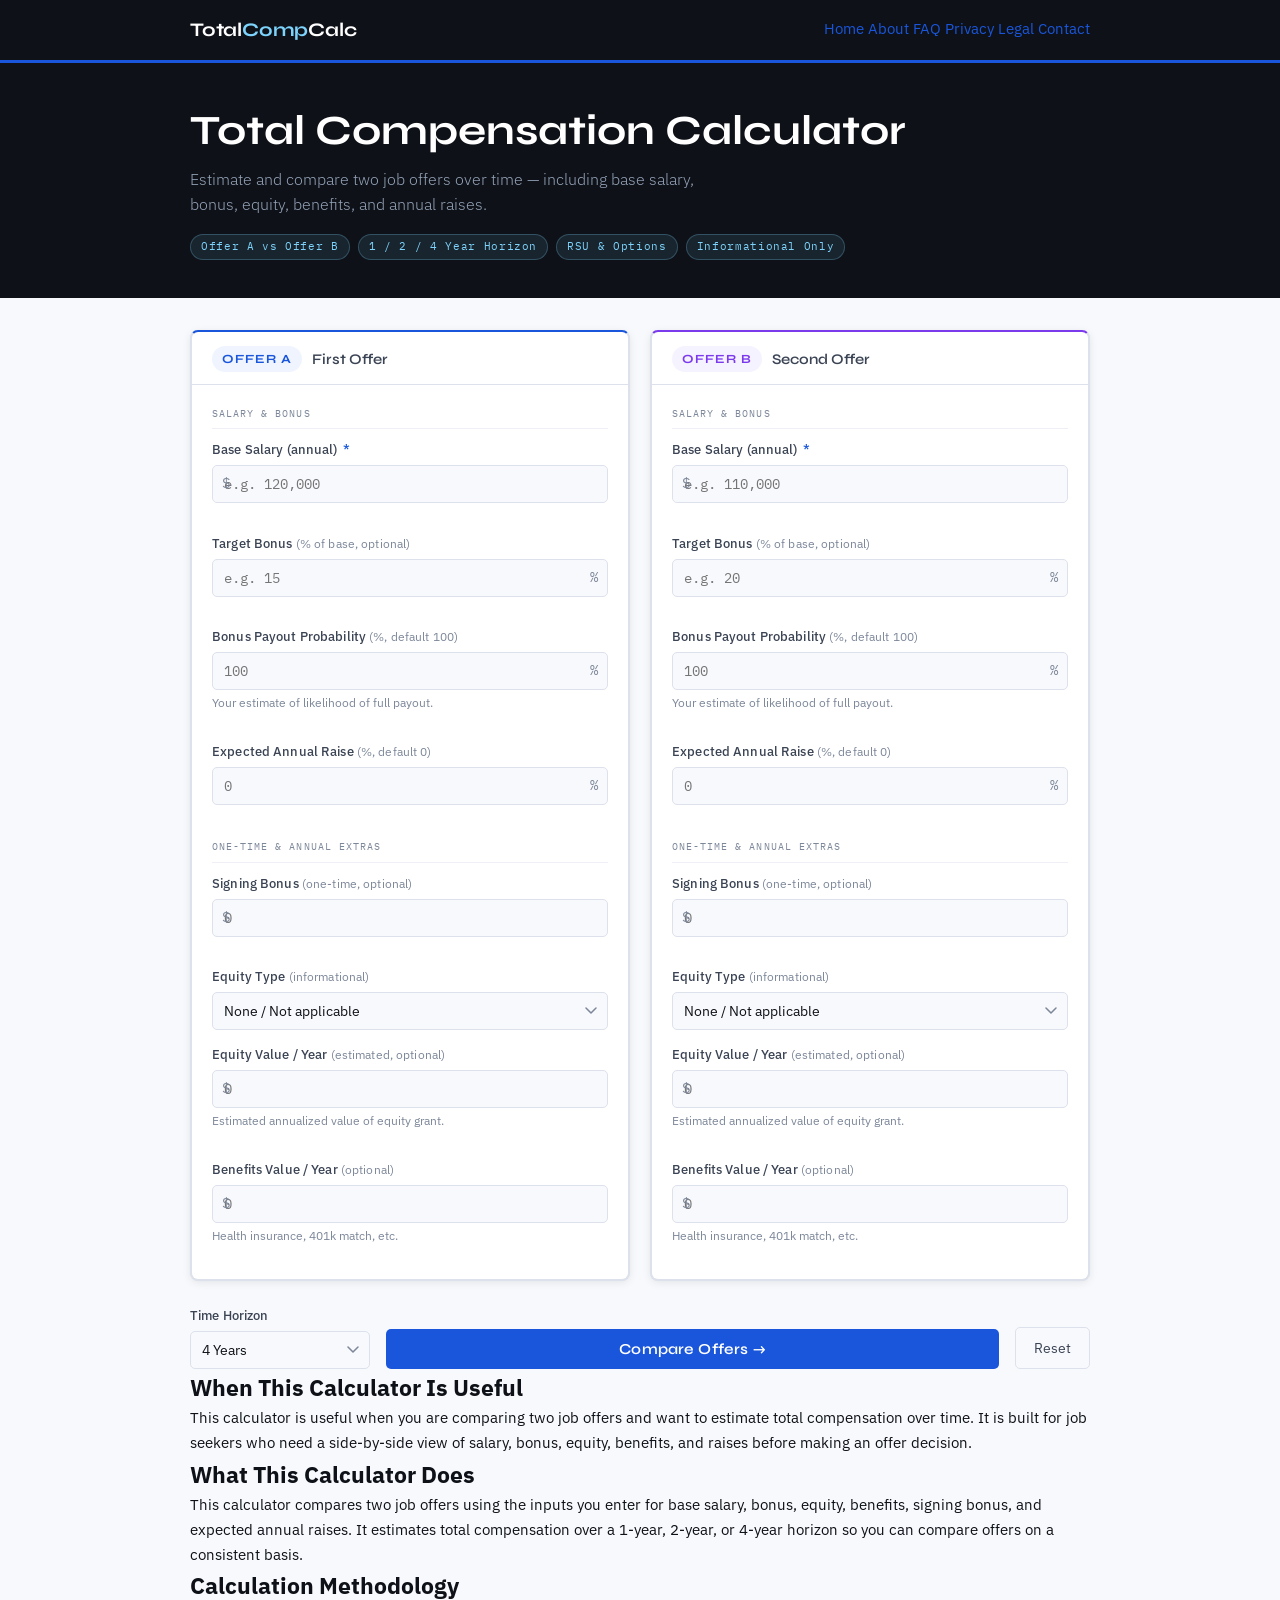
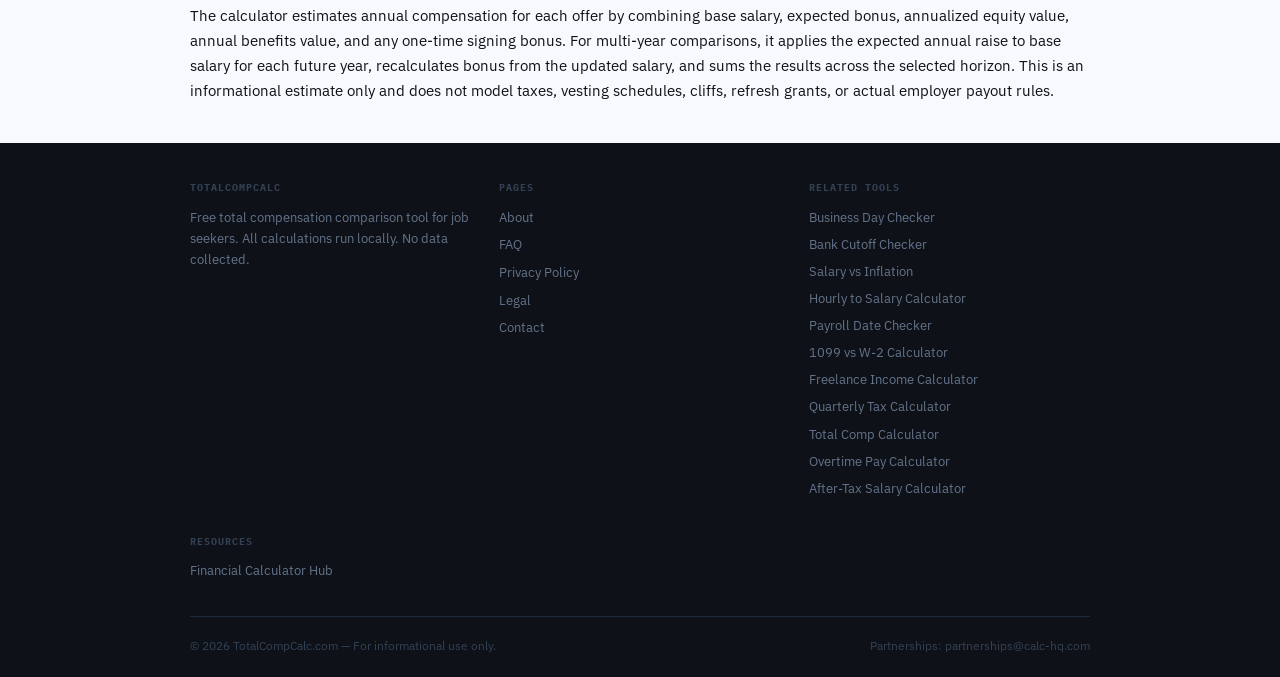
<file: index.html>
<!DOCTYPE html>
<html lang="en">
<head>
  <meta charset="UTF-8" />
  <meta name="viewport" content="width=device-width, initial-scale=1.0" />
  <title>Total Compensation Calculator | TotalCompCalc.com</title>
  <meta name="description" content="Compare two job offers side by side. Estimate total compensation including salary, bonus, equity, benefits, and raises over 1, 2, or 4 years." />
  <link rel="canonical" href="https://totalcompcalc.com/" />
  <meta name="robots" content="index, follow" />
  <meta name="google-adsense-account" content="ca-pub-7744853829365165" />
  <link rel="icon" type="image/svg+xml" href="/assets/favicon.svg?v=20260314" />
  <meta property="og:title" content="Total Compensation Calculator | TotalCompCalc.com" />
  <meta property="og:description" content="Compare two job offers side by side. Estimate total compensation including salary, bonus, equity, benefits, and raises over 1, 2, or 4 years." />
  <meta property="og:type" content="website" />
  <meta property="og:url" content="https://totalcompcalc.com/" />
  <meta property="og:site_name" content="TotalCompCalc.com" />
  <meta name="twitter:card" content="summary" />
  <meta name="twitter:title" content="Total Compensation Calculator | TotalCompCalc.com" />
  <meta name="twitter:description" content="Compare two job offers side by side. Estimate total compensation including salary, bonus, equity, benefits, and raises over 1, 2, or 4 years." />
<script type="application/ld+json">
{
  "@context": "https://schema.org",
  "@type": "WebApplication",
  "name": "Total Compensation Calculator",
  "url": "https://totalcompcalc.com/",
  "applicationCategory": "FinanceApplication",
  "operatingSystem": "Any",
  "description": "Compare two job offers side by side. Estimate total compensation including salary, bonus, equity, benefits, and raises over 1, 2, or 4 years.",
  "offers": {"@type": "Offer", "price": "0", "priceCurrency": "USD"},
  "publisher": {"@type": "Organization", "name": "TotalCompCalc.com"}
}
</script>
  <link rel="stylesheet" href="styles.css?v=20260314" />
  <script async src="https://pagead2.googlesyndication.com/pagead/js/adsbygoogle.js?client=ca-pub-7744853829365165" crossorigin="anonymous"></script>
</head>
<body class="page-wrap">

  <header class="site-header">
    <div class="container">
      <a href="/" class="site-logo">Total<span>Comp</span>Calc</a>
      <nav class="site-nav" aria-label="Primary">
        <a href="/">Home</a>
        <a href="/about.html">About</a>
        <a href="/faq.html">FAQ</a>
        <a href="/privacy.html">Privacy</a>
        <a href="/legal.html">Legal</a>
        <a href="/contact.html">Contact</a>
      </nav>
    </div>
  </header>

  <div class="container">
    <div id="ad-slot-top" class="ad-slot ad-slot-top is-off" aria-hidden="true"></div>
    <div id="sponsor-bar" class="sponsor-bar is-off" aria-hidden="true">
      <span>Sponsored: </span><a href="#" rel="noopener sponsored"></a>
    </div>
  </div>

  <main>
    <section class="tool-hero">
      <div class="container">
        <h1>Total Compensation Calculator</h1>
        <p>Estimate and compare two job offers over time — including base salary, bonus, equity, benefits, and annual raises.</p>
        <div class="badge-row">
          <span class="badge">Offer A vs Offer B</span>
          <span class="badge">1 / 2 / 4 Year Horizon</span>
          <span class="badge">RSU &amp; Options</span>
          <span class="badge">Informational Only</span>
        </div>
      </div>
    </section>

    <div class="container">
      <form id="comp-form" novalidate>

        <div class="offer-grid">

          <!-- OFFER A -->
          <div class="offer-card offer-a">
            <div class="offer-header">
              <span class="offer-tag">OFFER A</span>
              <span class="offer-header-label">First Offer</span>
            </div>
            <div class="offer-body">

              <p class="section-label">Salary &amp; Bonus</p>

              <div class="field">
                <label for="a-base">Base Salary (annual) <span class="req">*</span></label>
                <div class="input-prefix">
                  <input type="text" id="a-base" class="dollar-input" inputmode="decimal" placeholder="e.g. 120,000" autocomplete="off" />
                </div>
                <span class="field-error" id="a-base-error" role="alert"></span>
              </div>

              <div class="field">
                <label for="a-bonus-pct">Target Bonus <span class="opt">(% of base, optional)</span></label>
                <div class="pct-suffix">
                  <input type="text" id="a-bonus-pct" inputmode="decimal" placeholder="e.g. 15" autocomplete="off" />
                </div>
                <span class="field-error" id="a-bonus-pct-error" role="alert"></span>
              </div>

              <div class="field">
                <label for="a-bonus-prob">Bonus Payout Probability <span class="opt">(%, default 100)</span></label>
                <div class="pct-suffix">
                  <input type="text" id="a-bonus-prob" inputmode="decimal" placeholder="100" autocomplete="off" />
                </div>
                <span class="field-hint">Your estimate of likelihood of full payout.</span>
                <span class="field-error" id="a-bonus-prob-error" role="alert"></span>
              </div>

              <div class="field">
                <label for="a-raise">Expected Annual Raise <span class="opt">(%, default 0)</span></label>
                <div class="pct-suffix">
                  <input type="text" id="a-raise" inputmode="decimal" placeholder="0" autocomplete="off" />
                </div>
                <span class="field-error" id="a-raise-error" role="alert"></span>
              </div>

              <p class="section-label">One-Time &amp; Annual Extras</p>

              <div class="field">
                <label for="a-signing">Signing Bonus <span class="opt">(one-time, optional)</span></label>
                <div class="input-prefix">
                  <input type="text" id="a-signing" class="dollar-input" inputmode="decimal" placeholder="0" autocomplete="off" />
                </div>
                <span class="field-error" id="a-signing-error" role="alert"></span>
              </div>

              <div class="field">
                <label for="a-equity-type">Equity Type <span class="opt">(informational)</span></label>
                <select id="a-equity-type">
                  <option value="">None / Not applicable</option>
                  <option value="rsu">RSU (Restricted Stock Units)</option>
                  <option value="options">Stock Options</option>
                </select>
              </div>

              <div class="field">
                <label for="a-equity">Equity Value / Year <span class="opt">(estimated, optional)</span></label>
                <div class="input-prefix">
                  <input type="text" id="a-equity" class="dollar-input" inputmode="decimal" placeholder="0" autocomplete="off" />
                </div>
                <span class="field-hint">Estimated annualized value of equity grant.</span>
                <span class="field-error" id="a-equity-error" role="alert"></span>
              </div>

              <div class="field">
                <label for="a-benefits">Benefits Value / Year <span class="opt">(optional)</span></label>
                <div class="input-prefix">
                  <input type="text" id="a-benefits" class="dollar-input" inputmode="decimal" placeholder="0" autocomplete="off" />
                </div>
                <span class="field-hint">Health insurance, 401k match, etc.</span>
                <span class="field-error" id="a-benefits-error" role="alert"></span>
              </div>

            </div>
          </div><!-- /offer-a -->

          <!-- OFFER B -->
          <div class="offer-card offer-b">
            <div class="offer-header">
              <span class="offer-tag">OFFER B</span>
              <span class="offer-header-label">Second Offer</span>
            </div>
            <div class="offer-body">

              <p class="section-label">Salary &amp; Bonus</p>

              <div class="field">
                <label for="b-base">Base Salary (annual) <span class="req">*</span></label>
                <div class="input-prefix">
                  <input type="text" id="b-base" class="dollar-input" inputmode="decimal" placeholder="e.g. 110,000" autocomplete="off" />
                </div>
                <span class="field-error" id="b-base-error" role="alert"></span>
              </div>

              <div class="field">
                <label for="b-bonus-pct">Target Bonus <span class="opt">(% of base, optional)</span></label>
                <div class="pct-suffix">
                  <input type="text" id="b-bonus-pct" inputmode="decimal" placeholder="e.g. 20" autocomplete="off" />
                </div>
                <span class="field-error" id="b-bonus-pct-error" role="alert"></span>
              </div>

              <div class="field">
                <label for="b-bonus-prob">Bonus Payout Probability <span class="opt">(%, default 100)</span></label>
                <div class="pct-suffix">
                  <input type="text" id="b-bonus-prob" inputmode="decimal" placeholder="100" autocomplete="off" />
                </div>
                <span class="field-hint">Your estimate of likelihood of full payout.</span>
                <span class="field-error" id="b-bonus-prob-error" role="alert"></span>
              </div>

              <div class="field">
                <label for="b-raise">Expected Annual Raise <span class="opt">(%, default 0)</span></label>
                <div class="pct-suffix">
                  <input type="text" id="b-raise" inputmode="decimal" placeholder="0" autocomplete="off" />
                </div>
                <span class="field-error" id="b-raise-error" role="alert"></span>
              </div>

              <p class="section-label">One-Time &amp; Annual Extras</p>

              <div class="field">
                <label for="b-signing">Signing Bonus <span class="opt">(one-time, optional)</span></label>
                <div class="input-prefix">
                  <input type="text" id="b-signing" class="dollar-input" inputmode="decimal" placeholder="0" autocomplete="off" />
                </div>
                <span class="field-error" id="b-signing-error" role="alert"></span>
              </div>

              <div class="field">
                <label for="b-equity-type">Equity Type <span class="opt">(informational)</span></label>
                <select id="b-equity-type">
                  <option value="">None / Not applicable</option>
                  <option value="rsu">RSU (Restricted Stock Units)</option>
                  <option value="options">Stock Options</option>
                </select>
              </div>

              <div class="field">
                <label for="b-equity">Equity Value / Year <span class="opt">(estimated, optional)</span></label>
                <div class="input-prefix">
                  <input type="text" id="b-equity" class="dollar-input" inputmode="decimal" placeholder="0" autocomplete="off" />
                </div>
                <span class="field-hint">Estimated annualized value of equity grant.</span>
                <span class="field-error" id="b-equity-error" role="alert"></span>
              </div>

              <div class="field">
                <label for="b-benefits">Benefits Value / Year <span class="opt">(optional)</span></label>
                <div class="input-prefix">
                  <input type="text" id="b-benefits" class="dollar-input" inputmode="decimal" placeholder="0" autocomplete="off" />
                </div>
                <span class="field-hint">Health insurance, 401k match, etc.</span>
                <span class="field-error" id="b-benefits-error" role="alert"></span>
              </div>

            </div>
          </div><!-- /offer-b -->

        </div><!-- /offer-grid -->

        <div class="controls-row">
          <div class="horizon-field">
            <label for="horizon">Time Horizon</label>
            <select id="horizon">
              <option value="1">1 Year</option>
              <option value="2">2 Years</option>
              <option value="4" selected>4 Years</option>
            </select>
          </div>
          <button type="submit" class="btn-primary">Compare Offers →</button>
          <button type="button" id="reset-btn" class="btn-secondary">Reset</button>
        </div>

      </form>

      <!-- RESULTS -->
      <section id="results" class="is-off" aria-live="polite">
        <h2 class="results-title">Comparison Results</h2>

        <div id="winner-box" class="winner-box">
          <span id="winner-label"></span>
        </div>

        <div class="summary-row">
          <div class="summary-block block-a">
            <div class="summary-block-header">OFFER A</div>
            <div class="summary-metrics">
              <div class="metric">
                <span class="metric-label">Total Over Horizon</span>
                <span class="metric-value primary" id="a-total">—</span>
              </div>
              <div class="metric">
                <span class="metric-label">Avg Per Year</span>
                <span class="metric-value" id="a-avg">—</span>
              </div>
              <div class="metric">
                <span class="metric-label">Year 1 Total</span>
                <span class="metric-value" id="a-year1">—</span>
              </div>
            </div>
          </div>
          <div class="summary-block block-b">
            <div class="summary-block-header">OFFER B</div>
            <div class="summary-metrics">
              <div class="metric">
                <span class="metric-label">Total Over Horizon</span>
                <span class="metric-value primary" id="b-total">—</span>
              </div>
              <div class="metric">
                <span class="metric-label">Avg Per Year</span>
                <span class="metric-value" id="b-avg">—</span>
              </div>
              <div class="metric">
                <span class="metric-label">Year 1 Total</span>
                <span class="metric-value" id="b-year1">—</span>
              </div>
            </div>
          </div>
        </div>

        <div class="table-wrap">
          <h3>Year-by-Year Comparison</h3>
          <table>
            <thead>
              <tr>
                <th>Year</th>
                <th class="col-a">Offer A</th>
                <th class="col-b">Offer B</th>
                <th>Difference</th>
              </tr>
            </thead>
            <tbody id="compare-tbody"></tbody>
            <tfoot id="compare-tfoot"></tfoot>
          </table>
        </div>

        <p class="disclaimer">Estimates only. Figures are based on inputs you provide and do not account for taxes, vesting schedules, actual bonus payouts, or changes in employment. Verify all details with your offer letter and employer.</p>

        <div id="ad-slot-bottom" class="ad-slot ad-slot-bottom is-off" aria-hidden="true"></div>
      </section>


      <section class="content-section">
        <h2>When This Calculator Is Useful</h2>
        <p>This calculator is useful when you are comparing two job offers and want to estimate total compensation over time. It is built for job seekers who need a side-by-side view of salary, bonus, equity, benefits, and raises before making an offer decision.</p>
      </section>

      <section class="content-section">
        <h2>What This Calculator Does</h2>
        <p>This calculator compares two job offers using the inputs you enter for base salary, bonus, equity, benefits, signing bonus, and expected annual raises. It estimates total compensation over a 1-year, 2-year, or 4-year horizon so you can compare offers on a consistent basis.</p>

        <h2>Calculation Methodology</h2>
        <p>The calculator estimates annual compensation for each offer by combining base salary, expected bonus, annualized equity value, annual benefits value, and any one-time signing bonus. For multi-year comparisons, it applies the expected annual raise to base salary for each future year, recalculates bonus from the updated salary, and sums the results across the selected horizon. This is an informational estimate only and does not model taxes, vesting schedules, cliffs, refresh grants, or actual employer payout rules.</p>
      </section>

    </div><!-- /.container -->
  </main>

  <footer class="site-footer">
    <div class="container">
      <div class="footer-grid">
        <div class="footer-col">
          <h4>TotalCompCalc</h4>
          <p>Free total compensation comparison tool for job seekers. All calculations run locally. No data collected.</p>
        </div>
        <div class="footer-col">
          <h4>Pages</h4>
          <a href="/about.html">About</a>
          <a href="/faq.html">FAQ</a>
          <a href="/privacy.html">Privacy Policy</a>
          <a href="/legal.html">Legal</a>
          <a href="/contact.html">Contact</a>
        </div>
        <div class="footer-col">
          <h4>Related Tools</h4>
          <div id="network-links"></div>
        </div>
        <div class="footer-col">
          <h4>Resources</h4>
          <a href="https://calc-hq.com" target="_blank" rel="noopener">Financial Calculator Hub</a>
        </div>
      </div>
      <div class="footer-bottom">
        <span>© <span id="footer-year"></span> TotalCompCalc.com — For informational use only.</span>
        <span>Partnerships: <a href="mailto:partnerships@calc-hq.com">partnerships@calc-hq.com</a></span>
      </div>
    </div>
  </footer>

  <script>document.getElementById('footer-year').textContent = new Date().getFullYear();</script>
  <script src="/assets/config.js"></script>
  <script src="/assets/network.js"></script>
  <script src="/assets/footer.js"></script>
  <script src="/assets/ads.js"></script>
  <script src="/assets/app.js"></script>
</body>
</html>
</file>
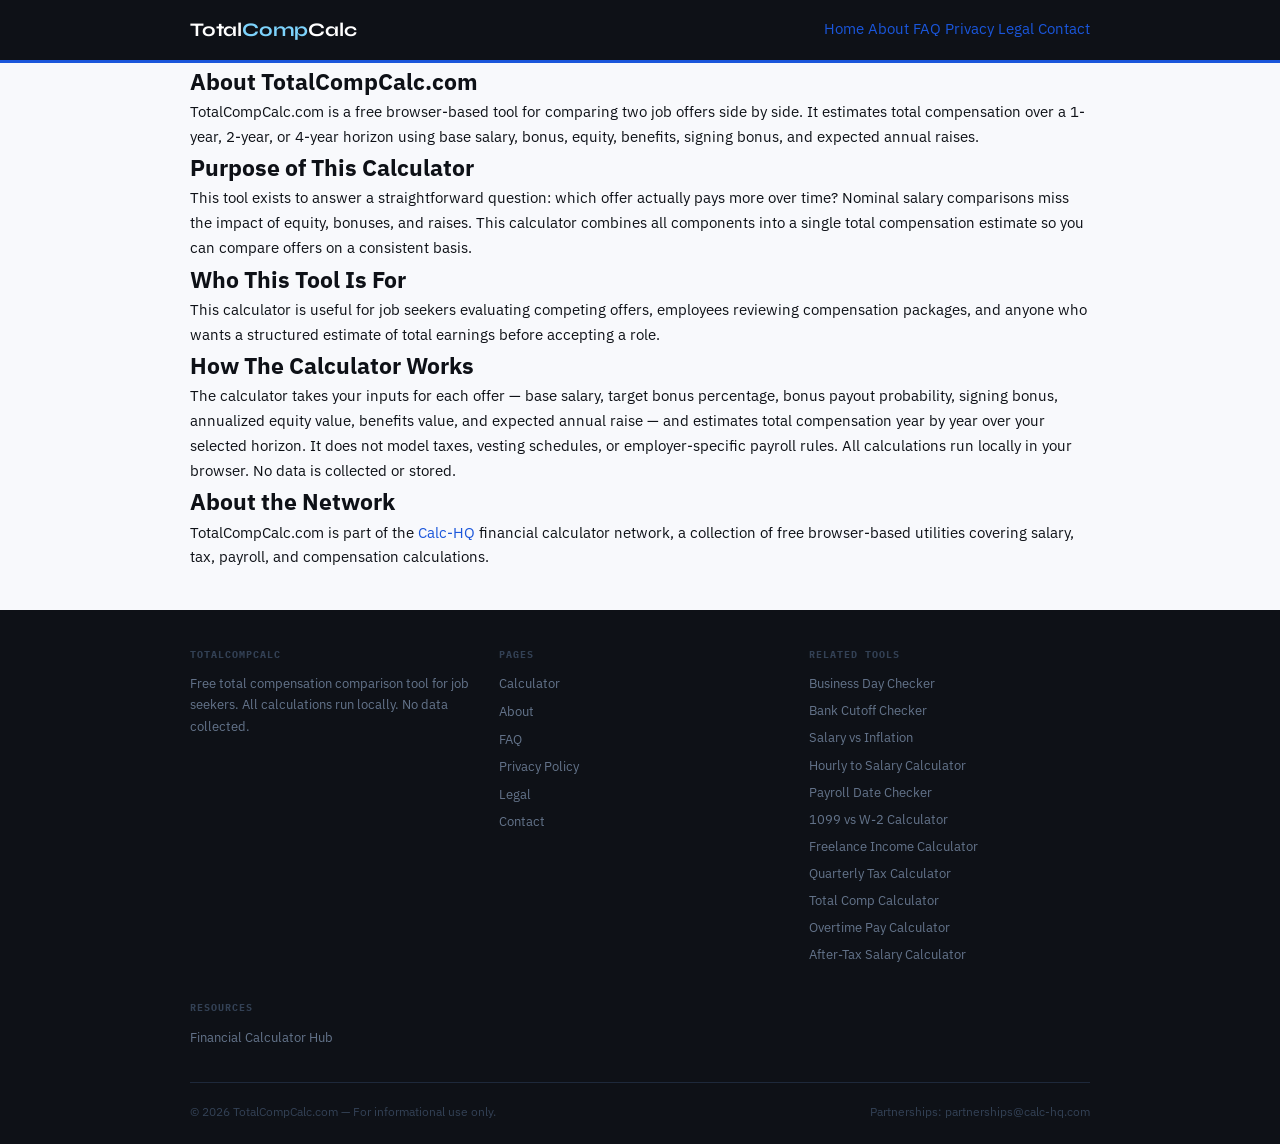
<file: about.html>
<!DOCTYPE html>
<html lang="en">
<head>
  <meta charset="UTF-8" />
  <meta name="viewport" content="width=device-width, initial-scale=1.0" />
  <title>About | Total Compensation Calculator | TotalCompCalc.com</title>
  <meta name="description" content="About TotalCompCalc.com — a free browser-based tool for comparing two job offers side by side using salary, bonus, equity, benefits, and raises." />
  <link rel="canonical" href="https://totalcompcalc.com/about.html" />
  <meta name="robots" content="index, follow" />
  <meta name="google-adsense-account" content="ca-pub-7744853829365165" />
  <link rel="icon" type="image/svg+xml" href="/assets/favicon.svg?v=20260314" />
  <meta property="og:title" content="About | Total Compensation Calculator | TotalCompCalc.com" />
  <meta property="og:description" content="About TotalCompCalc.com — a free browser-based tool for comparing two job offers side by side." />
  <meta property="og:type" content="article" />
  <meta property="og:url" content="https://totalcompcalc.com/about.html" />
  <meta property="og:site_name" content="TotalCompCalc.com" />
  <meta name="twitter:card" content="summary" />
  <meta name="twitter:title" content="About | Total Compensation Calculator | TotalCompCalc.com" />
  <meta name="twitter:description" content="About TotalCompCalc.com — a free browser-based tool for comparing two job offers side by side." />
<script type="application/ld+json">
{
  "@context": "https://schema.org",
  "@type": "WebPage",
  "name": "About",
  "url": "https://totalcompcalc.com/about.html",
  "description": "About TotalCompCalc.com, a free browser-based total compensation comparison tool for job seekers."
}
</script>
  <link rel="stylesheet" href="styles.css?v=20260314" />
  <script async src="https://pagead2.googlesyndication.com/pagead/js/adsbygoogle.js?client=ca-pub-7744853829365165" crossorigin="anonymous"></script>
</head>
<body class="page-wrap">

  <header class="site-header">
    <div class="container">
      <a href="/" class="site-logo">Total<span>Comp</span>Calc</a>
      <nav class="site-nav" aria-label="Primary">
        <a href="/">Home</a>
        <a href="/about.html" aria-current="page">About</a>
        <a href="/faq.html">FAQ</a>
        <a href="/privacy.html">Privacy</a>
        <a href="/legal.html">Legal</a>
        <a href="/contact.html">Contact</a>
      </nav>
    </div>
  </header>

  <main>
    <div class="container">

      <section class="content-section">
        <h1>About TotalCompCalc.com</h1>
        <p>TotalCompCalc.com is a free browser-based tool for comparing two job offers side by side. It estimates total compensation over a 1-year, 2-year, or 4-year horizon using base salary, bonus, equity, benefits, signing bonus, and expected annual raises.</p>
      </section>

      <section class="content-section">
        <h2>Purpose of This Calculator</h2>
        <p>This tool exists to answer a straightforward question: which offer actually pays more over time? Nominal salary comparisons miss the impact of equity, bonuses, and raises. This calculator combines all components into a single total compensation estimate so you can compare offers on a consistent basis.</p>
      </section>

      <section class="content-section">
        <h2>Who This Tool Is For</h2>
        <p>This calculator is useful for job seekers evaluating competing offers, employees reviewing compensation packages, and anyone who wants a structured estimate of total earnings before accepting a role.</p>
      </section>

      <section class="content-section">
        <h2>How The Calculator Works</h2>
        <p>The calculator takes your inputs for each offer — base salary, target bonus percentage, bonus payout probability, signing bonus, annualized equity value, benefits value, and expected annual raise — and estimates total compensation year by year over your selected horizon. It does not model taxes, vesting schedules, or employer-specific payroll rules. All calculations run locally in your browser. No data is collected or stored.</p>
      </section>

      <section class="content-section">
        <h2>About the Network</h2>
        <p>TotalCompCalc.com is part of the <a href="https://calc-hq.com" target="_blank" rel="noopener">Calc-HQ</a> financial calculator network, a collection of free browser-based utilities covering salary, tax, payroll, and compensation calculations.</p>
      </section>

    </div>
  </main>

  <footer class="site-footer">
    <div class="container">
      <div class="footer-grid">
        <div class="footer-col">
          <h4>TotalCompCalc</h4>
          <p>Free total compensation comparison tool for job seekers. All calculations run locally. No data collected.</p>
        </div>
        <div class="footer-col">
          <h4>Pages</h4>
          <a href="/">Calculator</a>
          <a href="/about.html">About</a>
          <a href="/faq.html">FAQ</a>
          <a href="/privacy.html">Privacy Policy</a>
          <a href="/legal.html">Legal</a>
          <a href="/contact.html">Contact</a>
        </div>
        <div class="footer-col">
          <h4>Related Tools</h4>
          <div id="network-links"></div>
        </div>
        <div class="footer-col">
          <h4>Resources</h4>
          <a href="https://calc-hq.com" target="_blank" rel="noopener">Financial Calculator Hub</a>
        </div>
      </div>
      <div class="footer-bottom">
        <span>© <span id="footer-year"></span> TotalCompCalc.com — For informational use only.</span>
        <span>Partnerships: <a href="mailto:partnerships@calc-hq.com">partnerships@calc-hq.com</a></span>
      </div>
    </div>
  </footer>

  <script>document.getElementById('footer-year').textContent = new Date().getFullYear();</script>
  <script src="/assets/config.js"></script>
  <script src="/assets/network.js"></script>
  <script src="/assets/footer.js"></script>
  <script src="/assets/ads.js"></script>
  <script src="/assets/app.js"></script>
</body>
</html>
</file>
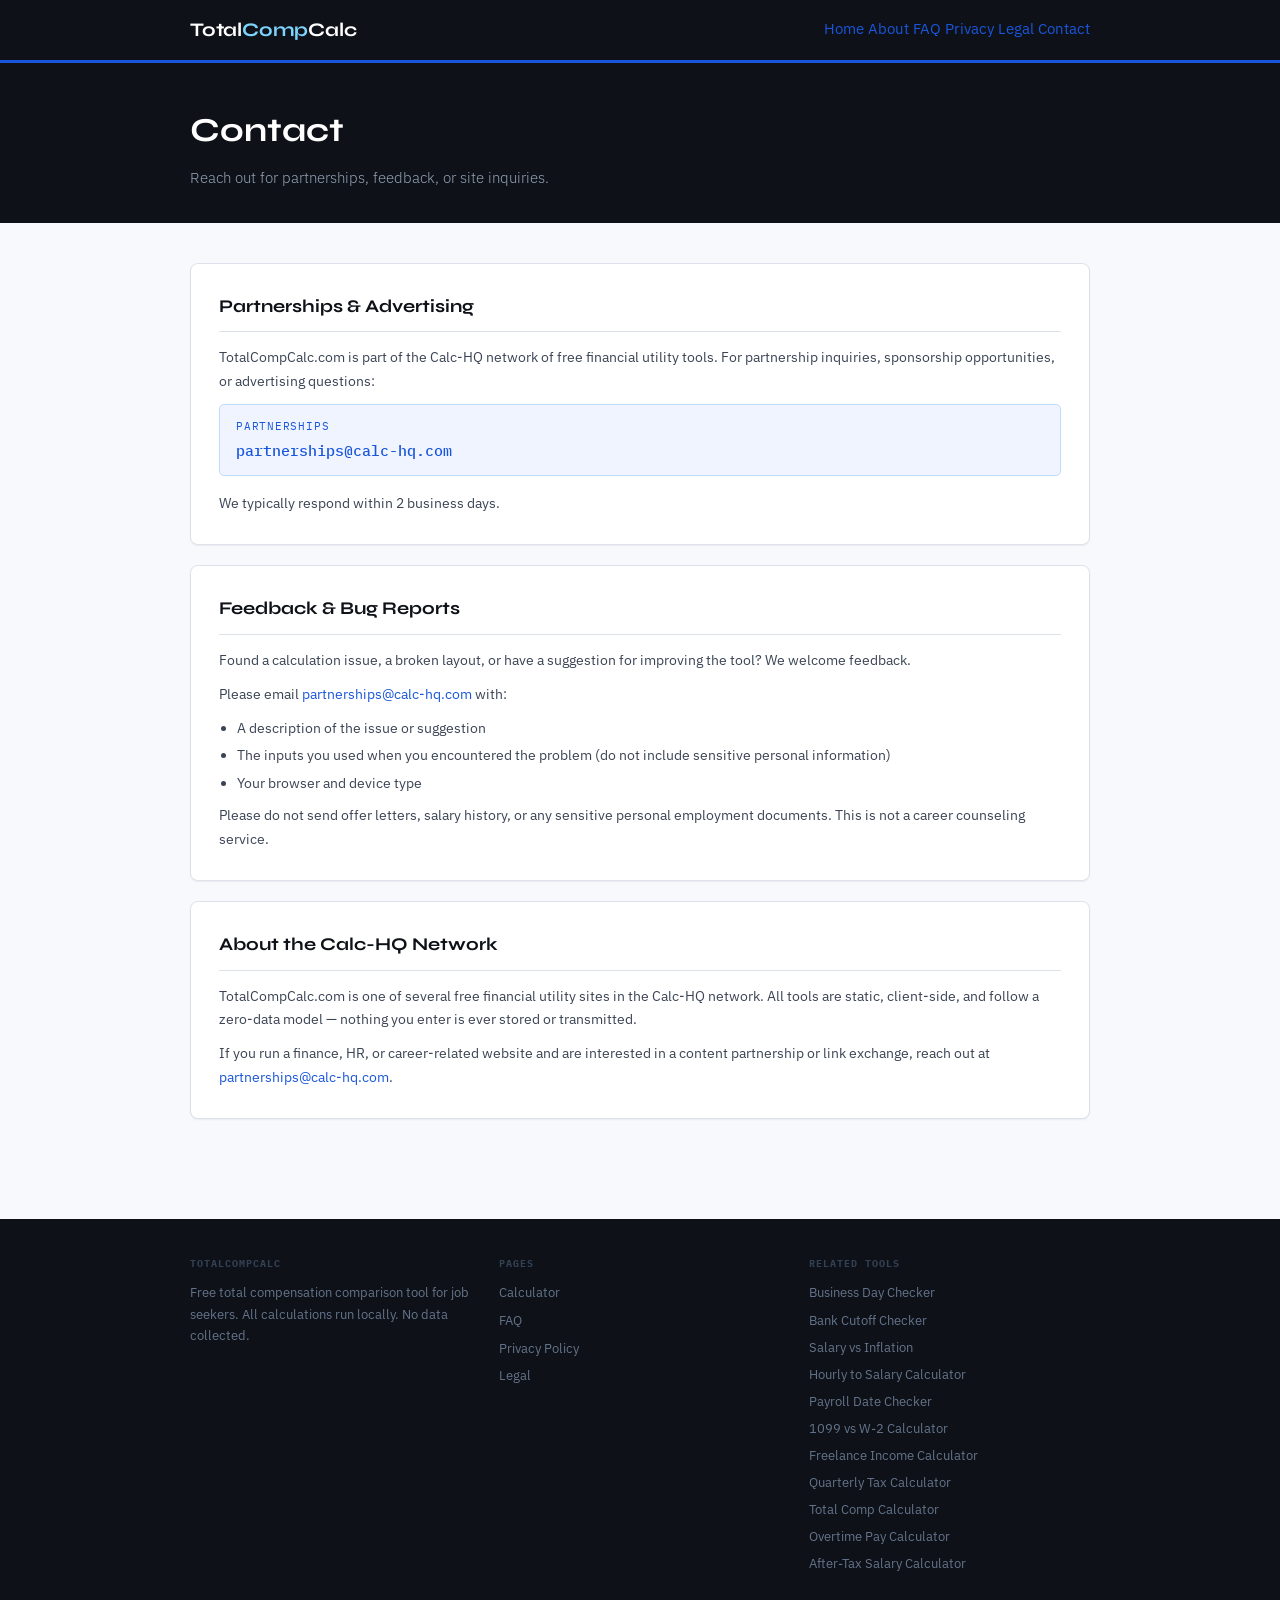
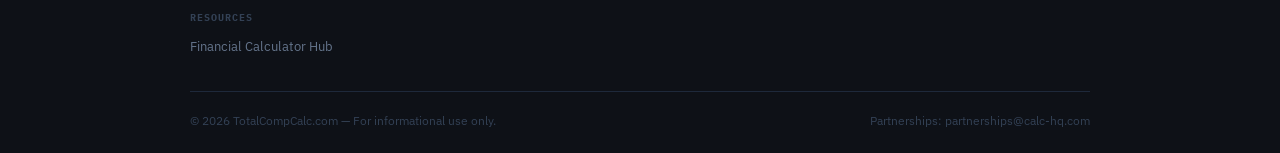
<file: contact.html>
<!DOCTYPE html>
<html lang="en">
<head>
  <meta charset="UTF-8" />
  <meta name="viewport" content="width=device-width, initial-scale=1.0" />
  <title>Contact | TotalCompCalc.com</title>
  <meta name="description" content="Contact TotalCompCalc.com for partnerships, feedback, bug reports, or general site inquiries." />
  <link rel="canonical" href="https://totalcompcalc.com/contact.html" />
  <meta name="robots" content="index, follow" />
  <meta name="google-adsense-account" content="ca-pub-7744853829365165" />
  <link rel="icon" type="image/svg+xml" href="/assets/favicon.svg?v=20260314" />
  <meta property="og:title" content="Contact | TotalCompCalc.com" />
  <meta property="og:description" content="Contact TotalCompCalc.com for partnerships, feedback, bug reports, or general site inquiries." />
  <meta property="og:type" content="article" />
  <meta property="og:url" content="https://totalcompcalc.com/contact.html" />
  <meta property="og:site_name" content="TotalCompCalc.com" />
  <meta name="twitter:card" content="summary" />
  <meta name="twitter:title" content="Contact | TotalCompCalc.com" />
  <meta name="twitter:description" content="Contact TotalCompCalc.com for partnerships, feedback, bug reports, or general site inquiries." />
<script type="application/ld+json">
{
  "@context": "https://schema.org",
  "@type": "WebPage",
  "name": "Contact",
  "url": "https://totalcompcalc.com/contact.html",
  "description": "Contact TotalCompCalc.com for partnerships, feedback, bug reports, or general site inquiries."
}
</script>
  <link rel="stylesheet" href="styles.css?v=20260314" />
  <script async src="https://pagead2.googlesyndication.com/pagead/js/adsbygoogle.js?client=ca-pub-7744853829365165" crossorigin="anonymous"></script>
</head>
<body class="page-wrap">

  <header class="site-header">
    <div class="container">
      <a href="/" class="site-logo">Total<span>Comp</span>Calc</a>
      <nav class="site-nav" aria-label="Primary">
        <a href="/">Home</a>
        <a href="/about.html">About</a>
        <a href="/faq.html">FAQ</a>
        <a href="/privacy.html">Privacy</a>
        <a href="/legal.html">Legal</a>
        <a href="/contact.html" aria-current="page">Contact</a>
      </nav>
    </div>
  </header>

  <div class="container">
    <div id="ad-slot-top" class="ad-slot ad-slot-top is-off" aria-hidden="true"></div>
    <div id="sponsor-bar" class="sponsor-bar is-off" aria-hidden="true">
      <span>Sponsored: </span><a href="#" rel="noopener sponsored"></a>
    </div>
  </div>

  <main>
    <section class="info-hero">
      <div class="container">
        <h1>Contact</h1>
        <p>Reach out for partnerships, feedback, or site inquiries.</p>
      </div>
    </section>

    <div class="info-body">
      <div class="container">

        <div class="info-card">
          <h2>Partnerships &amp; Advertising</h2>
          <p>TotalCompCalc.com is part of the Calc-HQ network of free financial utility tools. For partnership inquiries, sponsorship opportunities, or advertising questions:</p>
          <div class="contact-email-block">
            <div class="email-label">Partnerships</div>
            <a href="mailto:partnerships@calc-hq.com">partnerships@calc-hq.com</a>
          </div>
          <p>We typically respond within 2 business days.</p>
        </div>

        <div class="info-card">
          <h2>Feedback &amp; Bug Reports</h2>
          <p>Found a calculation issue, a broken layout, or have a suggestion for improving the tool? We welcome feedback.</p>
          <p>Please email <a href="mailto:partnerships@calc-hq.com">partnerships@calc-hq.com</a> with:</p>
          <ul>
            <li>A description of the issue or suggestion</li>
            <li>The inputs you used when you encountered the problem (do not include sensitive personal information)</li>
            <li>Your browser and device type</li>
          </ul>
          <p class="contact-note">Please do not send offer letters, salary history, or any sensitive personal employment documents. This is not a career counseling service.</p>
        </div>

        <div class="info-card">
          <h2>About the Calc-HQ Network</h2>
          <p>TotalCompCalc.com is one of several free financial utility sites in the Calc-HQ network. All tools are static, client-side, and follow a zero-data model — nothing you enter is ever stored or transmitted.</p>
          <p>If you run a finance, HR, or career-related website and are interested in a content partnership or link exchange, reach out at <a href="mailto:partnerships@calc-hq.com">partnerships@calc-hq.com</a>.</p>
        </div>

      </div>
    </div>

    <div class="container">
      <div id="ad-slot-bottom" class="ad-slot ad-slot-bottom is-off" aria-hidden="true"></div>
    </div>
  </main>

  <footer class="site-footer">
    <div class="container">
      <div class="footer-grid">
        <div class="footer-col">
          <h4>TotalCompCalc</h4>
          <p>Free total compensation comparison tool for job seekers. All calculations run locally. No data collected.</p>
        </div>
        <div class="footer-col">
          <h4>Pages</h4>
          <a href="/">Calculator</a>
          <a href="/faq.html">FAQ</a>
          <a href="/privacy.html">Privacy Policy</a>
          <a href="/legal.html">Legal</a>
        </div>
        <div class="footer-col">
          <h4>Related Tools</h4>
          <div id="network-links"></div>
        </div>
        <div class="footer-col">
          <h4>Resources</h4>
          <a href="https://calc-hq.com" target="_blank" rel="noopener">Financial Calculator Hub</a>
        </div>
      </div>
      <div class="footer-bottom">
        <span>© <span id="footer-year"></span> TotalCompCalc.com — For informational use only.</span>
        <span>Partnerships: <a href="mailto:partnerships@calc-hq.com">partnerships@calc-hq.com</a></span>
      </div>
    </div>
  </footer>

  <script>document.getElementById('footer-year').textContent = new Date().getFullYear();</script>
  <script src="/assets/config.js"></script>
  <script src="/assets/network.js"></script>
  <script src="/assets/footer.js"></script>
  <script src="/assets/ads.js"></script>
  <script src="/assets/app.js"></script>
</body>
</html>
</file>
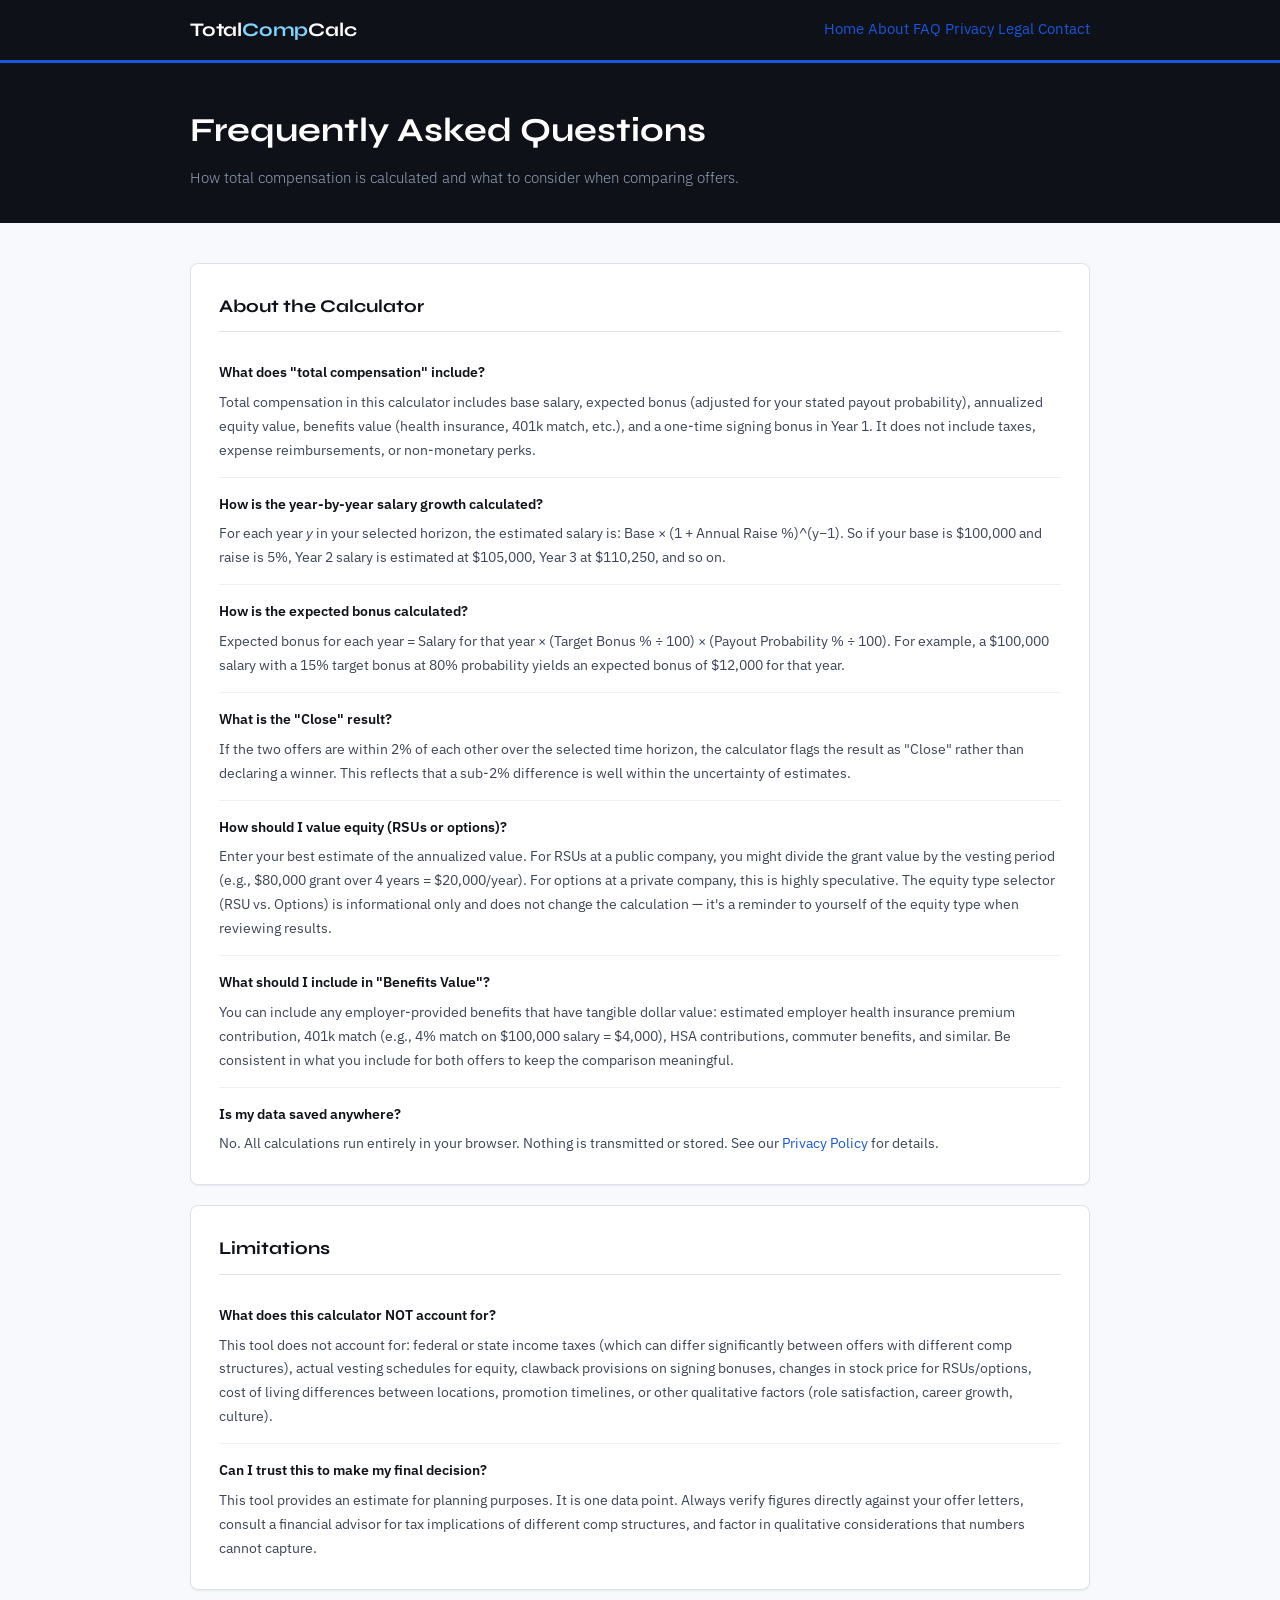
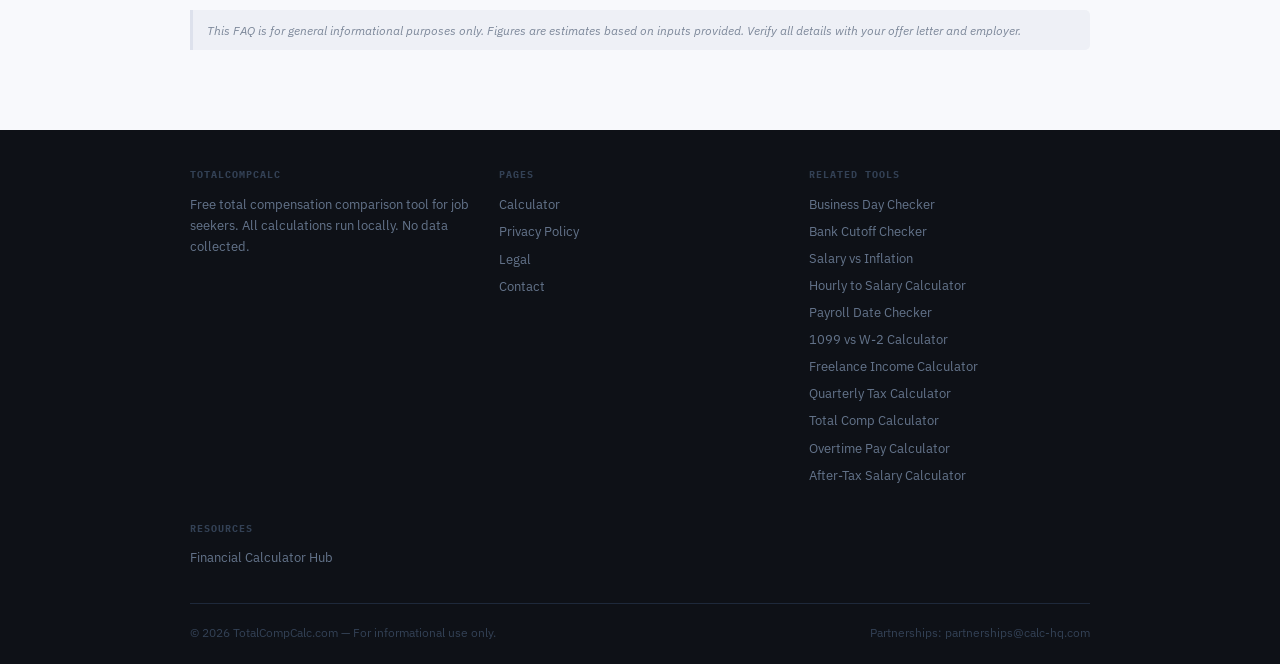
<file: faq.html>
<!DOCTYPE html>
<html lang="en">
<head>
  <meta charset="UTF-8" />
  <meta name="viewport" content="width=device-width, initial-scale=1.0" />
  <title>FAQ | Total Compensation Calculator | TotalCompCalc.com</title>
  <meta name="description" content="Frequently asked questions about comparing job offers and estimating total compensation including salary, bonus, equity, and benefits." />
  <link rel="canonical" href="https://totalcompcalc.com/faq.html" />
  <meta name="robots" content="index, follow" />
  <meta name="google-adsense-account" content="ca-pub-7744853829365165" />
  <link rel="icon" type="image/svg+xml" href="/assets/favicon.svg?v=20260314" />
  <meta property="og:title" content="FAQ | Total Compensation Calculator | TotalCompCalc.com" />
  <meta property="og:description" content="Frequently asked questions about comparing job offers and estimating total compensation including salary, bonus, equity, and benefits." />
  <meta property="og:type" content="article" />
  <meta property="og:url" content="https://totalcompcalc.com/faq.html" />
  <meta property="og:site_name" content="TotalCompCalc.com" />
  <meta name="twitter:card" content="summary" />
  <meta name="twitter:title" content="FAQ | Total Compensation Calculator | TotalCompCalc.com" />
  <meta name="twitter:description" content="Frequently asked questions about comparing job offers and estimating total compensation including salary, bonus, equity, and benefits." />
<script type="application/ld+json">
{
  "@context": "https://schema.org",
  "@type": "FAQPage",
  "mainEntity": [
    {
      "@type": "Question",
      "name": "What does total compensation include?",
      "acceptedAnswer": {
        "@type": "Answer",
        "text": "This calculator includes base salary, expected bonus adjusted for payout probability, annualized equity value, benefits value, and a one-time signing bonus in year one. It does not include taxes, reimbursements, or non-monetary perks."
      }
    },
    {
      "@type": "Question",
      "name": "How is the year-by-year salary growth calculated?",
      "acceptedAnswer": {
        "@type": "Answer",
        "text": "For each year in the selected horizon, salary is estimated as Base multiplied by one plus the annual raise percentage, raised to the power of year minus one."
      }
    },
    {
      "@type": "Question",
      "name": "How is the expected bonus calculated?",
      "acceptedAnswer": {
        "@type": "Answer",
        "text": "Expected bonus for each year equals that year’s salary multiplied by target bonus percentage and multiplied by payout probability percentage."
      }
    },
    {
      "@type": "Question",
      "name": "What is the close result?",
      "acceptedAnswer": {
        "@type": "Answer",
        "text": "If the two offers are within two percent of each other over the selected time horizon, the calculator labels the result as close instead of declaring a winner."
      }
    },
    {
      "@type": "Question",
      "name": "Is my data saved anywhere?",
      "acceptedAnswer": {
        "@type": "Answer",
        "text": "No. All calculations run entirely in your browser and the site does not store or transmit the compensation data you enter."
      }
    }
  ]
}
</script>
  <link rel="stylesheet" href="styles.css?v=20260314" />
  <script async src="https://pagead2.googlesyndication.com/pagead/js/adsbygoogle.js?client=ca-pub-7744853829365165" crossorigin="anonymous"></script>
</head>
<body class="page-wrap">

  <header class="site-header">
    <div class="container">
      <a href="/" class="site-logo">Total<span>Comp</span>Calc</a>
      <nav class="site-nav" aria-label="Primary">
        <a href="/">Home</a>
        <a href="/about.html">About</a>
        <a href="/faq.html" aria-current="page">FAQ</a>
        <a href="/privacy.html">Privacy</a>
        <a href="/legal.html">Legal</a>
        <a href="/contact.html">Contact</a>
      </nav>
    </div>
  </header>

  <div class="container">
    <div id="ad-slot-top" class="ad-slot ad-slot-top is-off" aria-hidden="true"></div>
    <div id="sponsor-bar" class="sponsor-bar is-off" aria-hidden="true">
      <span>Sponsored: </span><a href="#" rel="noopener sponsored"></a>
    </div>
  </div>

  <main>
    <section class="info-hero">
      <div class="container">
        <h1>Frequently Asked Questions</h1>
        <p>How total compensation is calculated and what to consider when comparing offers.</p>
      </div>
    </section>

    <div class="info-body">
      <div class="container">

        <div class="info-card">
          <h2>About the Calculator</h2>

          <div class="faq-item">
            <h3>What does "total compensation" include?</h3>
            <p>Total compensation in this calculator includes base salary, expected bonus (adjusted for your stated payout probability), annualized equity value, benefits value (health insurance, 401k match, etc.), and a one-time signing bonus in Year 1. It does not include taxes, expense reimbursements, or non-monetary perks.</p>
          </div>

          <div class="faq-item">
            <h3>How is the year-by-year salary growth calculated?</h3>
            <p>For each year <em>y</em> in your selected horizon, the estimated salary is: Base × (1 + Annual Raise %)^(y−1). So if your base is $100,000 and raise is 5%, Year 2 salary is estimated at $105,000, Year 3 at $110,250, and so on.</p>
          </div>

          <div class="faq-item">
            <h3>How is the expected bonus calculated?</h3>
            <p>Expected bonus for each year = Salary for that year × (Target Bonus % ÷ 100) × (Payout Probability % ÷ 100). For example, a $100,000 salary with a 15% target bonus at 80% probability yields an expected bonus of $12,000 for that year.</p>
          </div>

          <div class="faq-item">
            <h3>What is the "Close" result?</h3>
            <p>If the two offers are within 2% of each other over the selected time horizon, the calculator flags the result as "Close" rather than declaring a winner. This reflects that a sub-2% difference is well within the uncertainty of estimates.</p>
          </div>

          <div class="faq-item">
            <h3>How should I value equity (RSUs or options)?</h3>
            <p>Enter your best estimate of the annualized value. For RSUs at a public company, you might divide the grant value by the vesting period (e.g., $80,000 grant over 4 years = $20,000/year). For options at a private company, this is highly speculative. The equity type selector (RSU vs. Options) is informational only and does not change the calculation — it's a reminder to yourself of the equity type when reviewing results.</p>
          </div>

          <div class="faq-item">
            <h3>What should I include in "Benefits Value"?</h3>
            <p>You can include any employer-provided benefits that have tangible dollar value: estimated employer health insurance premium contribution, 401k match (e.g., 4% match on $100,000 salary = $4,000), HSA contributions, commuter benefits, and similar. Be consistent in what you include for both offers to keep the comparison meaningful.</p>
          </div>

          <div class="faq-item">
            <h3>Is my data saved anywhere?</h3>
            <p>No. All calculations run entirely in your browser. Nothing is transmitted or stored. See our <a href="/privacy.html">Privacy Policy</a> for details.</p>
          </div>
        </div>

        <div class="info-card">
          <h2>Limitations</h2>

          <div class="faq-item">
            <h3>What does this calculator NOT account for?</h3>
            <p>This tool does not account for: federal or state income taxes (which can differ significantly between offers with different comp structures), actual vesting schedules for equity, clawback provisions on signing bonuses, changes in stock price for RSUs/options, cost of living differences between locations, promotion timelines, or other qualitative factors (role satisfaction, career growth, culture).</p>
          </div>

          <div class="faq-item">
            <h3>Can I trust this to make my final decision?</h3>
            <p>This tool provides an estimate for planning purposes. It is one data point. Always verify figures directly against your offer letters, consult a financial advisor for tax implications of different comp structures, and factor in qualitative considerations that numbers cannot capture.</p>
          </div>
        </div>

        <p class="disclaimer">This FAQ is for general informational purposes only. Figures are estimates based on inputs provided. Verify all details with your offer letter and employer.</p>

      </div>
    </div>

    <div class="container">
      <div id="ad-slot-bottom" class="ad-slot ad-slot-bottom is-off" aria-hidden="true"></div>
    </div>
  </main>

  <footer class="site-footer">
    <div class="container">
      <div class="footer-grid">
        <div class="footer-col">
          <h4>TotalCompCalc</h4>
          <p>Free total compensation comparison tool for job seekers. All calculations run locally. No data collected.</p>
        </div>
        <div class="footer-col">
          <h4>Pages</h4>
          <a href="/">Calculator</a>
          <a href="/privacy.html">Privacy Policy</a>
          <a href="/legal.html">Legal</a>
          <a href="/contact.html">Contact</a>
        </div>
        <div class="footer-col">
          <h4>Related Tools</h4>
          <div id="network-links"></div>
        </div>
        <div class="footer-col">
          <h4>Resources</h4>
          <a href="https://calc-hq.com" target="_blank" rel="noopener">Financial Calculator Hub</a>
        </div>
      </div>
      <div class="footer-bottom">
        <span>© <span id="footer-year"></span> TotalCompCalc.com — For informational use only.</span>
        <span>Partnerships: <a href="mailto:partnerships@calc-hq.com">partnerships@calc-hq.com</a></span>
      </div>
    </div>
  </footer>

  <script>document.getElementById('footer-year').textContent = new Date().getFullYear();</script>
  <script src="/assets/config.js"></script>
  <script src="/assets/network.js"></script>
  <script src="/assets/footer.js"></script>
  <script src="/assets/ads.js"></script>
  <script src="/assets/app.js"></script>
</body>
</html>
</file>
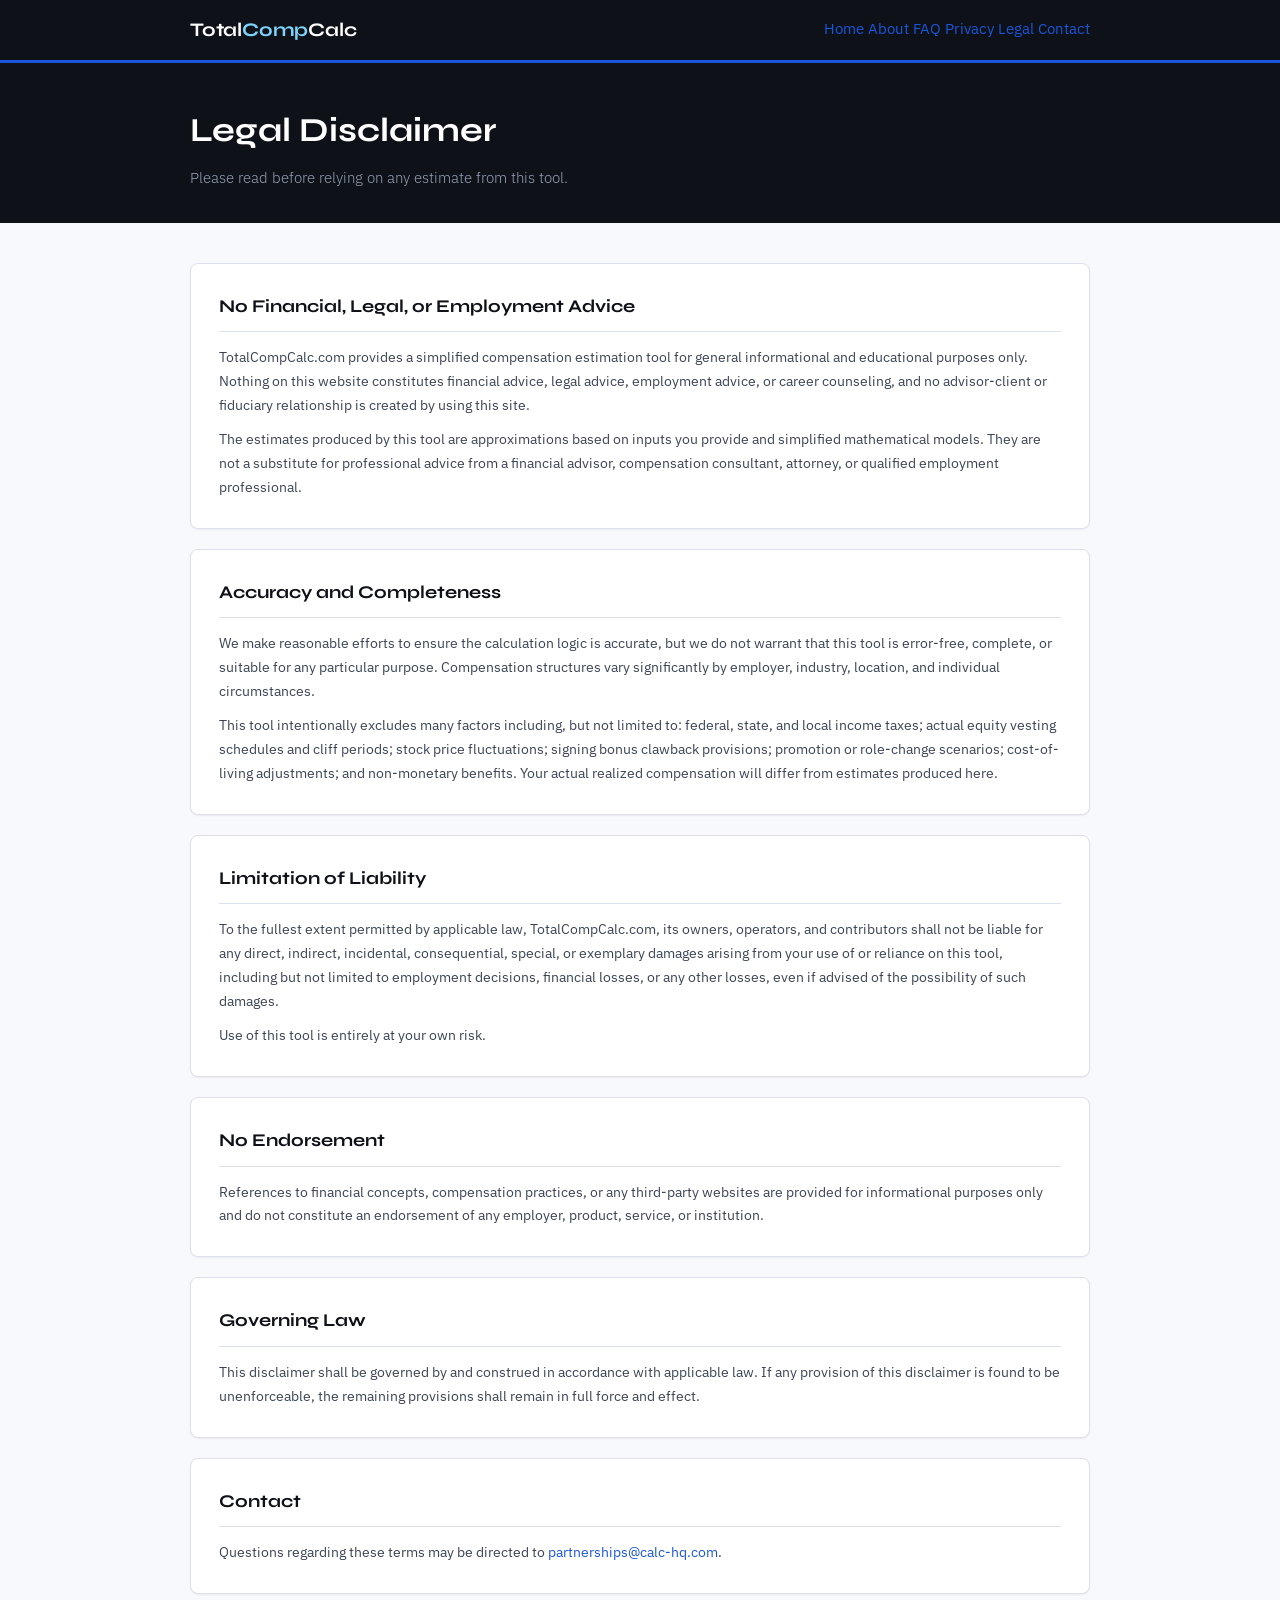
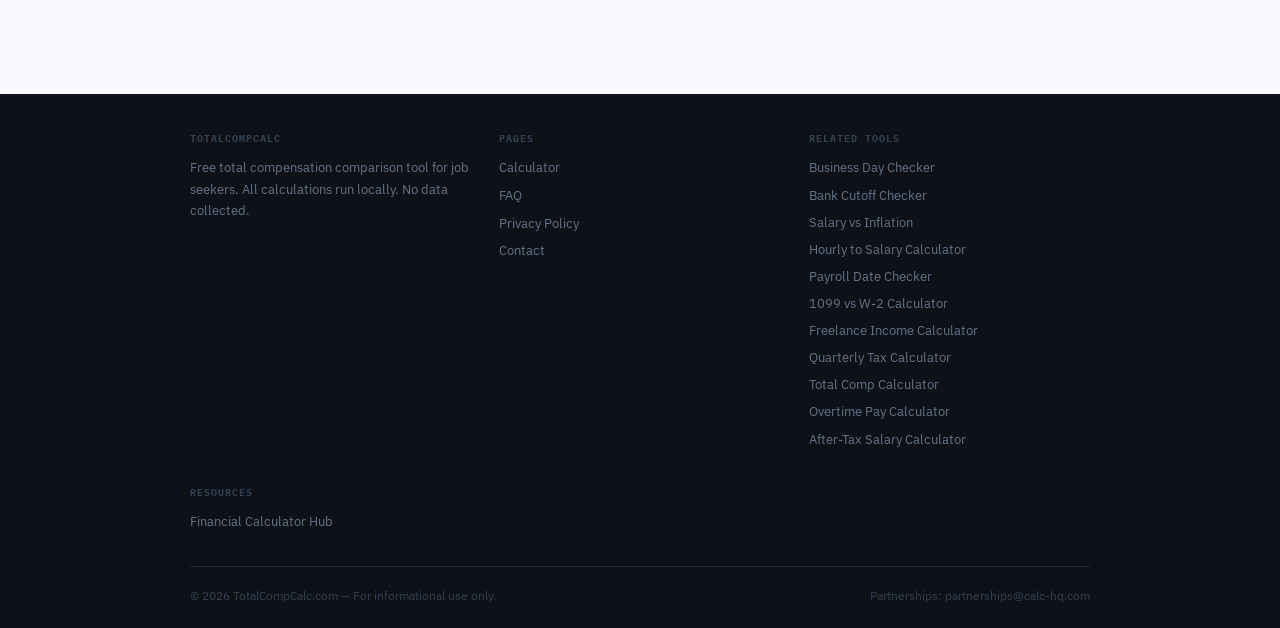
<file: legal.html>
<!DOCTYPE html>
<html lang="en">
<head>
  <meta charset="UTF-8" />
  <meta name="viewport" content="width=device-width, initial-scale=1.0" />
  <title>Legal Disclaimer | TotalCompCalc.com</title>
  <meta name="description" content="Legal disclaimer for TotalCompCalc.com. Estimates are informational only and do not constitute financial, legal, employment, or tax advice." />
  <link rel="canonical" href="https://totalcompcalc.com/legal.html" />
  <meta name="robots" content="index, follow" />
  <meta name="google-adsense-account" content="ca-pub-7744853829365165" />
  <link rel="icon" type="image/svg+xml" href="/assets/favicon.svg?v=20260314" />
  <meta property="og:title" content="Legal Disclaimer | TotalCompCalc.com" />
  <meta property="og:description" content="Legal disclaimer for TotalCompCalc.com. Estimates are informational only and do not constitute financial, legal, employment, or tax advice." />
  <meta property="og:type" content="article" />
  <meta property="og:url" content="https://totalcompcalc.com/legal.html" />
  <meta property="og:site_name" content="TotalCompCalc.com" />
  <meta name="twitter:card" content="summary" />
  <meta name="twitter:title" content="Legal Disclaimer | TotalCompCalc.com" />
  <meta name="twitter:description" content="Legal disclaimer for TotalCompCalc.com. Estimates are informational only and do not constitute financial, legal, employment, or tax advice." />
<script type="application/ld+json">
{
  "@context": "https://schema.org",
  "@type": "WebPage",
  "name": "Legal Disclaimer",
  "url": "https://totalcompcalc.com/legal.html",
  "description": "Legal disclaimer for TotalCompCalc.com. Estimates are informational only and do not constitute financial, legal, employment, or tax advice."
}
</script>
  <link rel="stylesheet" href="styles.css?v=20260314" />
  <script async src="https://pagead2.googlesyndication.com/pagead/js/adsbygoogle.js?client=ca-pub-7744853829365165" crossorigin="anonymous"></script>
</head>
<body class="page-wrap">

  <header class="site-header">
    <div class="container">
      <a href="/" class="site-logo">Total<span>Comp</span>Calc</a>
      <nav class="site-nav" aria-label="Primary">
        <a href="/">Home</a>
        <a href="/about.html">About</a>
        <a href="/faq.html">FAQ</a>
        <a href="/privacy.html">Privacy</a>
        <a href="/legal.html" aria-current="page">Legal</a>
        <a href="/contact.html">Contact</a>
      </nav>
    </div>
  </header>

  <div class="container">
    <div id="ad-slot-top" class="ad-slot ad-slot-top is-off" aria-hidden="true"></div>
    <div id="sponsor-bar" class="sponsor-bar is-off" aria-hidden="true">
      <span>Sponsored: </span><a href="#" rel="noopener sponsored"></a>
    </div>
  </div>

  <main>
    <section class="info-hero">
      <div class="container">
        <h1>Legal Disclaimer</h1>
        <p>Please read before relying on any estimate from this tool.</p>
      </div>
    </section>

    <div class="info-body">
      <div class="container">

        <div class="info-card">
          <h2>No Financial, Legal, or Employment Advice</h2>
          <p>TotalCompCalc.com provides a simplified compensation estimation tool for general informational and educational purposes only. Nothing on this website constitutes financial advice, legal advice, employment advice, or career counseling, and no advisor-client or fiduciary relationship is created by using this site.</p>
          <p>The estimates produced by this tool are approximations based on inputs you provide and simplified mathematical models. They are not a substitute for professional advice from a financial advisor, compensation consultant, attorney, or qualified employment professional.</p>
        </div>

        <div class="info-card">
          <h2>Accuracy and Completeness</h2>
          <p>We make reasonable efforts to ensure the calculation logic is accurate, but we do not warrant that this tool is error-free, complete, or suitable for any particular purpose. Compensation structures vary significantly by employer, industry, location, and individual circumstances.</p>
          <p>This tool intentionally excludes many factors including, but not limited to: federal, state, and local income taxes; actual equity vesting schedules and cliff periods; stock price fluctuations; signing bonus clawback provisions; promotion or role-change scenarios; cost-of-living adjustments; and non-monetary benefits. Your actual realized compensation will differ from estimates produced here.</p>
        </div>

        <div class="info-card">
          <h2>Limitation of Liability</h2>
          <p>To the fullest extent permitted by applicable law, TotalCompCalc.com, its owners, operators, and contributors shall not be liable for any direct, indirect, incidental, consequential, special, or exemplary damages arising from your use of or reliance on this tool, including but not limited to employment decisions, financial losses, or any other losses, even if advised of the possibility of such damages.</p>
          <p>Use of this tool is entirely at your own risk.</p>
        </div>

        <div class="info-card">
          <h2>No Endorsement</h2>
          <p>References to financial concepts, compensation practices, or any third-party websites are provided for informational purposes only and do not constitute an endorsement of any employer, product, service, or institution.</p>
        </div>

        <div class="info-card">
          <h2>Governing Law</h2>
          <p>This disclaimer shall be governed by and construed in accordance with applicable law. If any provision of this disclaimer is found to be unenforceable, the remaining provisions shall remain in full force and effect.</p>
        </div>

        <div class="info-card">
          <h2>Contact</h2>
          <p>Questions regarding these terms may be directed to <a href="mailto:partnerships@calc-hq.com">partnerships@calc-hq.com</a>.</p>
        </div>

      </div>
    </div>

    <div class="container">
      <div id="ad-slot-bottom" class="ad-slot ad-slot-bottom is-off" aria-hidden="true"></div>
    </div>
  </main>

  <footer class="site-footer">
    <div class="container">
      <div class="footer-grid">
        <div class="footer-col">
          <h4>TotalCompCalc</h4>
          <p>Free total compensation comparison tool for job seekers. All calculations run locally. No data collected.</p>
        </div>
        <div class="footer-col">
          <h4>Pages</h4>
          <a href="/">Calculator</a>
          <a href="/faq.html">FAQ</a>
          <a href="/privacy.html">Privacy Policy</a>
          <a href="/contact.html">Contact</a>
        </div>
        <div class="footer-col">
          <h4>Related Tools</h4>
          <div id="network-links"></div>
        </div>
        <div class="footer-col">
          <h4>Resources</h4>
          <a href="https://calc-hq.com" target="_blank" rel="noopener">Financial Calculator Hub</a>
        </div>
      </div>
      <div class="footer-bottom">
        <span>© <span id="footer-year"></span> TotalCompCalc.com — For informational use only.</span>
        <span>Partnerships: <a href="mailto:partnerships@calc-hq.com">partnerships@calc-hq.com</a></span>
      </div>
    </div>
  </footer>

  <script>document.getElementById('footer-year').textContent = new Date().getFullYear();</script>
  <script src="/assets/config.js"></script>
  <script src="/assets/network.js"></script>
  <script src="/assets/footer.js"></script>
  <script src="/assets/ads.js"></script>
  <script src="/assets/app.js"></script>
</body>
</html>
</file>
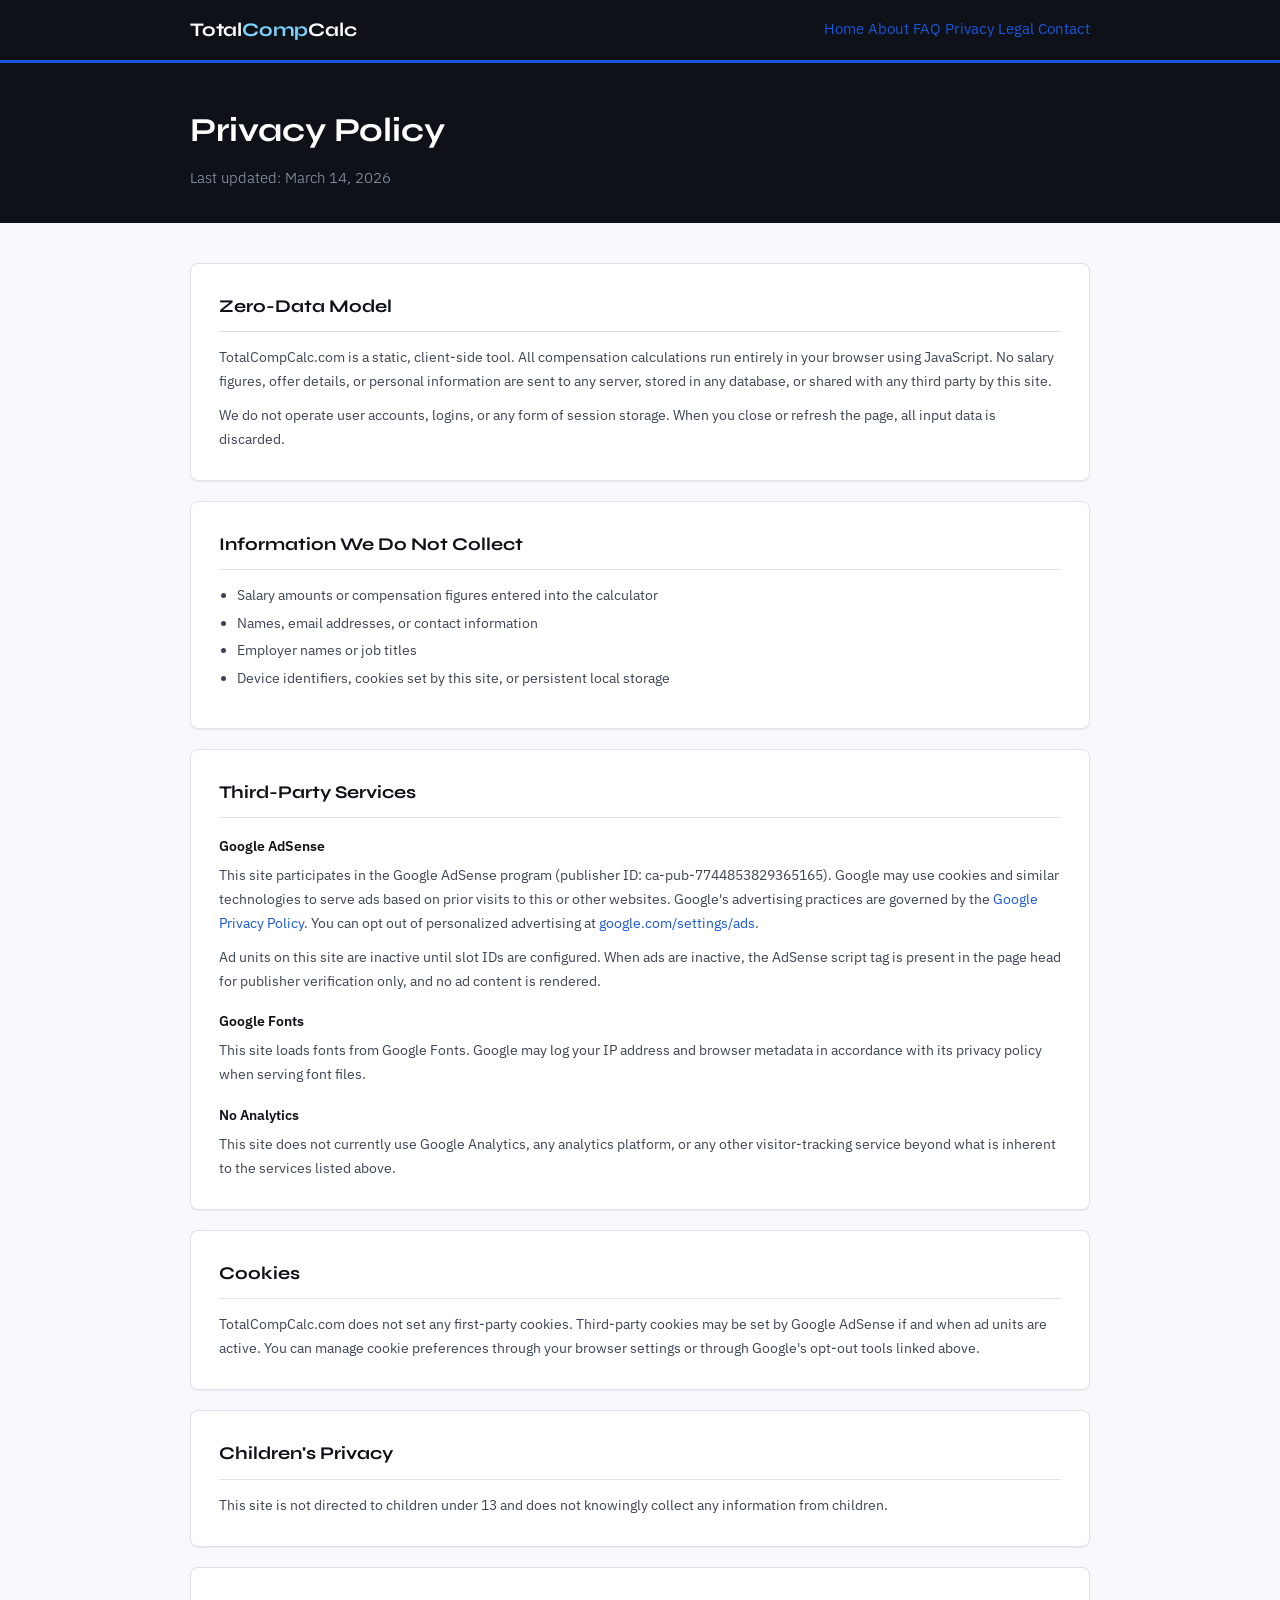
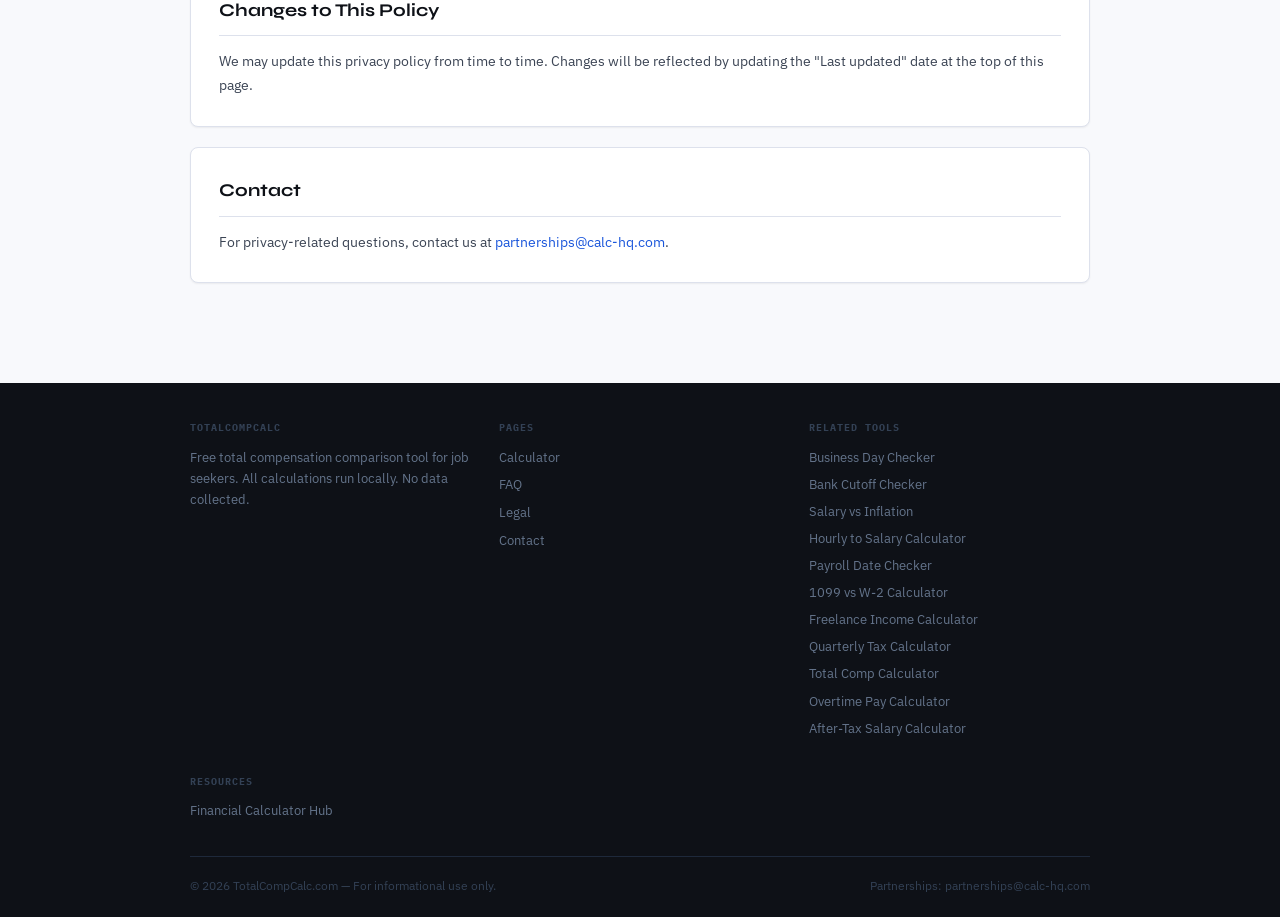
<file: privacy.html>
<!DOCTYPE html>
<html lang="en">
<head>
  <meta charset="UTF-8" />
  <meta name="viewport" content="width=device-width, initial-scale=1.0" />
  <title>Privacy Policy | TotalCompCalc.com</title>
  <meta name="description" content="Privacy policy for TotalCompCalc.com. Calculations run locally in your browser. We do not collect or store the compensation inputs you enter." />
  <link rel="canonical" href="https://totalcompcalc.com/privacy.html" />
  <meta name="robots" content="index, follow" />
  <meta name="google-adsense-account" content="ca-pub-7744853829365165" />
  <link rel="icon" type="image/svg+xml" href="/assets/favicon.svg?v=20260314" />
  <meta property="og:title" content="Privacy Policy | TotalCompCalc.com" />
  <meta property="og:description" content="Privacy policy for TotalCompCalc.com. Calculations run locally in your browser. We do not collect or store the compensation inputs you enter." />
  <meta property="og:type" content="article" />
  <meta property="og:url" content="https://totalcompcalc.com/privacy.html" />
  <meta property="og:site_name" content="TotalCompCalc.com" />
  <meta name="twitter:card" content="summary" />
  <meta name="twitter:title" content="Privacy Policy | TotalCompCalc.com" />
  <meta name="twitter:description" content="Privacy policy for TotalCompCalc.com. Calculations run locally in your browser. We do not collect or store the compensation inputs you enter." />
<script type="application/ld+json">
{
  "@context": "https://schema.org",
  "@type": "WebPage",
  "name": "Privacy Policy",
  "url": "https://totalcompcalc.com/privacy.html",
  "description": "Privacy policy for TotalCompCalc.com. Calculations run locally in your browser. We do not collect or store the compensation inputs you enter."
}
</script>
  <link rel="stylesheet" href="styles.css?v=20260314" />
  <script async src="https://pagead2.googlesyndication.com/pagead/js/adsbygoogle.js?client=ca-pub-7744853829365165" crossorigin="anonymous"></script>
</head>
<body class="page-wrap">

  <header class="site-header">
    <div class="container">
      <a href="/" class="site-logo">Total<span>Comp</span>Calc</a>
      <nav class="site-nav" aria-label="Primary">
        <a href="/">Home</a>
        <a href="/about.html">About</a>
        <a href="/faq.html">FAQ</a>
        <a href="/privacy.html" aria-current="page">Privacy</a>
        <a href="/legal.html">Legal</a>
        <a href="/contact.html">Contact</a>
      </nav>
    </div>
  </header>

  <div class="container">
    <div id="ad-slot-top" class="ad-slot ad-slot-top is-off" aria-hidden="true"></div>
    <div id="sponsor-bar" class="sponsor-bar is-off" aria-hidden="true">
      <span>Sponsored: </span><a href="#" rel="noopener sponsored"></a>
    </div>
  </div>

  <main>
    <section class="info-hero">
      <div class="container">
        <h1>Privacy Policy</h1>
        <p>Last updated: March 14, 2026</p>
      </div>
    </section>

    <div class="info-body">
      <div class="container">

        <div class="info-card">
          <h2>Zero-Data Model</h2>
          <p>TotalCompCalc.com is a static, client-side tool. All compensation calculations run entirely in your browser using JavaScript. No salary figures, offer details, or personal information are sent to any server, stored in any database, or shared with any third party by this site.</p>
          <p>We do not operate user accounts, logins, or any form of session storage. When you close or refresh the page, all input data is discarded.</p>
        </div>

        <div class="info-card">
          <h2>Information We Do Not Collect</h2>
          <ul>
            <li>Salary amounts or compensation figures entered into the calculator</li>
            <li>Names, email addresses, or contact information</li>
            <li>Employer names or job titles</li>
            <li>Device identifiers, cookies set by this site, or persistent local storage</li>
          </ul>
        </div>

        <div class="info-card">
          <h2>Third-Party Services</h2>
          <h3>Google AdSense</h3>
          <p>This site participates in the Google AdSense program (publisher ID: ca-pub-7744853829365165). Google may use cookies and similar technologies to serve ads based on prior visits to this or other websites. Google's advertising practices are governed by the <a href="https://policies.google.com/privacy" target="_blank" rel="noopener noreferrer">Google Privacy Policy</a>. You can opt out of personalized advertising at <a href="https://www.google.com/settings/ads" target="_blank" rel="noopener noreferrer">google.com/settings/ads</a>.</p>
          <p>Ad units on this site are inactive until slot IDs are configured. When ads are inactive, the AdSense script tag is present in the page head for publisher verification only, and no ad content is rendered.</p>

          <h3>Google Fonts</h3>
          <p>This site loads fonts from Google Fonts. Google may log your IP address and browser metadata in accordance with its privacy policy when serving font files.</p>

          <h3>No Analytics</h3>
          <p>This site does not currently use Google Analytics, any analytics platform, or any other visitor-tracking service beyond what is inherent to the services listed above.</p>
        </div>

        <div class="info-card">
          <h2>Cookies</h2>
          <p>TotalCompCalc.com does not set any first-party cookies. Third-party cookies may be set by Google AdSense if and when ad units are active. You can manage cookie preferences through your browser settings or through Google's opt-out tools linked above.</p>
        </div>

        <div class="info-card">
          <h2>Children's Privacy</h2>
          <p>This site is not directed to children under 13 and does not knowingly collect any information from children.</p>
        </div>

        <div class="info-card">
          <h2>Changes to This Policy</h2>
          <p>We may update this privacy policy from time to time. Changes will be reflected by updating the "Last updated" date at the top of this page.</p>
        </div>

        <div class="info-card">
          <h2>Contact</h2>
          <p>For privacy-related questions, contact us at <a href="mailto:partnerships@calc-hq.com">partnerships@calc-hq.com</a>.</p>
        </div>

      </div>
    </div>

    <div class="container">
      <div id="ad-slot-bottom" class="ad-slot ad-slot-bottom is-off" aria-hidden="true"></div>
    </div>
  </main>

  <footer class="site-footer">
    <div class="container">
      <div class="footer-grid">
        <div class="footer-col">
          <h4>TotalCompCalc</h4>
          <p>Free total compensation comparison tool for job seekers. All calculations run locally. No data collected.</p>
        </div>
        <div class="footer-col">
          <h4>Pages</h4>
          <a href="/">Calculator</a>
          <a href="/faq.html">FAQ</a>
          <a href="/legal.html">Legal</a>
          <a href="/contact.html">Contact</a>
        </div>
        <div class="footer-col">
          <h4>Related Tools</h4>
          <div id="network-links"></div>
        </div>
        <div class="footer-col">
          <h4>Resources</h4>
          <a href="https://calc-hq.com" target="_blank" rel="noopener">Financial Calculator Hub</a>
        </div>
      </div>
      <div class="footer-bottom">
        <span>© <span id="footer-year"></span> TotalCompCalc.com — For informational use only.</span>
        <span>Partnerships: <a href="mailto:partnerships@calc-hq.com">partnerships@calc-hq.com</a></span>
      </div>
    </div>
  </footer>

  <script>document.getElementById('footer-year').textContent = new Date().getFullYear();</script>
  <script src="/assets/config.js"></script>
  <script src="/assets/network.js"></script>
  <script src="/assets/footer.js"></script>
  <script src="/assets/ads.js"></script>
  <script src="/assets/app.js"></script>
</body>
</html>
</file>
<file: styles.css>
/* ─────────────────────────────────────────
   FONTS
───────────────────────────────────────── */
@import url('https://fonts.googleapis.com/css2?family=Syne:wght@400;600;700&family=IBM+Plex+Mono:wght@400;500&family=IBM+Plex+Sans:ital,wght@0,300;0,400;0,500;1,400&display=swap');

/* ─────────────────────────────────────────
   CSS VARIABLES
───────────────────────────────────────── */
:root {
  --ink:        #0e1117;
  --ink-mid:    #3b4454;
  --ink-muted:  #7c8799;
  --bg:         #f8f9fc;
  --bg-alt:     #eef0f6;
  --white:      #ffffff;
  --border:     #dde1ec;
  --blue:       #1a56db;
  --blue-lt:    #2563eb;
  --blue-bg:    #eff4ff;
  --amber:      #b45309;
  --amber-bg:   #fffbeb;
  --green:      #0f7c4a;
  --green-bg:   #ecfdf5;
  --red:        #c0392b;
  --red-bg:     #fef2f2;
  --offer-a:    #1a56db;
  --offer-b:    #7c3aed;
  --shadow-sm:  0 1px 2px rgba(14,17,23,0.06);
  --shadow:     0 2px 8px rgba(14,17,23,0.08), 0 0 1px rgba(14,17,23,0.04);
  --radius:     8px;
  --radius-sm:  5px;
  --font-head:  'Syne', system-ui, sans-serif;
  --font-body:  'IBM Plex Sans', system-ui, sans-serif;
  --font-mono:  'IBM Plex Mono', 'Courier New', monospace;
}

/* ─────────────────────────────────────────
   RESET & BASE
───────────────────────────────────────── */
*, *::before, *::after { box-sizing: border-box; margin: 0; padding: 0; }
html { scroll-behavior: smooth; }
body {
  font-family: var(--font-body);
  font-size: 15px;
  line-height: 1.65;
  color: var(--ink);
  background: var(--bg);
  -webkit-font-smoothing: antialiased;
}
a { color: var(--blue); text-decoration: none; }
a:hover { text-decoration: underline; }

/* ─────────────────────────────────────────
   COLLAPSE UTILITY
───────────────────────────────────────── */
.is-off { display: none !important; }
.is-on  { display: block; }

/* ─────────────────────────────────────────
   AD SLOTS
───────────────────────────────────────── */
.ad-slot {
  width: 100%;
  text-align: center;
  background: transparent;
}
.ad-slot-top,
.ad-slot-bottom {
  display: block;
}

.sponsor-bar {
  background: var(--amber-bg);
  border: 1px solid #fcd34d;
  border-radius: var(--radius-sm);
  padding: 9px 16px;
  text-align: center;
  font-size: 0.82rem;
  color: var(--amber);
  margin: 12px 0;
}

/* ─────────────────────────────────────────
   LAYOUT
───────────────────────────────────────── */
.page-wrap { min-height: 100vh; display: flex; flex-direction: column; }
main { flex: 1; }
.container { width: 100%; max-width: 940px; margin: 0 auto; padding: 0 20px; }

/* ─────────────────────────────────────────
   HEADER
───────────────────────────────────────── */
.site-header {
  background: var(--ink);
  padding: 14px 0;
  border-bottom: 3px solid var(--blue);
}
.site-header .container {
  display: flex;
  align-items: center;
  justify-content: space-between;
  flex-wrap: wrap;
  gap: 8px;
}
.site-logo {
  font-family: var(--font-head);
  font-size: 1.2rem;
  font-weight: 700;
  color: #fff;
  letter-spacing: -0.01em;
}
.site-logo span { color: #7dd3fc; }
.site-tagline {
  font-size: 0.73rem;
  color: #64748b;
  font-family: var(--font-mono);
  letter-spacing: 0.04em;
}

/* ─────────────────────────────────────────
   HERO
───────────────────────────────────────── */
.tool-hero {
  background: var(--ink);
  padding: 44px 0 38px;
}
.tool-hero h1 {
  font-family: var(--font-head);
  font-size: clamp(1.7rem, 3.5vw, 2.6rem);
  font-weight: 700;
  color: #fff;
  line-height: 1.15;
  margin-bottom: 12px;
}
.tool-hero p {
  color: #94a3b8;
  font-size: 0.97rem;
  max-width: 540px;
  font-weight: 300;
}
.badge-row { display: flex; flex-wrap: wrap; gap: 8px; margin-top: 16px; }
.badge {
  font-family: var(--font-mono);
  font-size: 0.68rem;
  letter-spacing: 0.06em;
  padding: 3px 10px;
  border-radius: 20px;
  background: rgba(125,211,252,0.1);
  border: 1px solid rgba(125,211,252,0.25);
  color: #7dd3fc;
}

/* ─────────────────────────────────────────
   OFFER GRID
───────────────────────────────────────── */
.offer-grid {
  display: grid;
  grid-template-columns: 1fr 1fr;
  gap: 20px;
  margin: 32px 0 0;
}
@media (max-width: 680px) {
  .offer-grid { grid-template-columns: 1fr; }
}

.offer-card {
  background: var(--white);
  border: 2px solid var(--border);
  border-radius: var(--radius);
  box-shadow: var(--shadow);
  overflow: hidden;
}
.offer-card.offer-a { border-top-color: var(--offer-a); }
.offer-card.offer-b { border-top-color: var(--offer-b); }

.offer-header {
  padding: 14px 20px 12px;
  display: flex;
  align-items: center;
  gap: 10px;
  border-bottom: 1px solid var(--border);
}
.offer-tag {
  font-family: var(--font-head);
  font-size: 0.78rem;
  font-weight: 700;
  letter-spacing: 0.08em;
  padding: 3px 10px;
  border-radius: 20px;
}
.offer-a .offer-tag { background: var(--blue-bg); color: var(--offer-a); }
.offer-b .offer-tag { background: #f5f3ff; color: var(--offer-b); }
.offer-header-label {
  font-family: var(--font-head);
  font-size: 0.92rem;
  font-weight: 600;
  color: var(--ink-mid);
}

.offer-body { padding: 20px; }

/* ─────────────────────────────────────────
   FORM FIELDS
───────────────────────────────────────── */
.field {
  display: flex;
  flex-direction: column;
  gap: 5px;
  margin-bottom: 14px;
}
.field:last-child { margin-bottom: 0; }

label {
  font-size: 0.8rem;
  font-weight: 500;
  color: var(--ink-mid);
  letter-spacing: 0.01em;
}
label .req { color: var(--blue); margin-left: 2px; }
label .opt { font-size: 0.72rem; font-weight: 400; color: var(--ink-muted); }

.input-prefix { position: relative; }
.input-prefix::before {
  content: "$";
  position: absolute;
  left: 10px;
  top: 50%;
  transform: translateY(-50%);
  color: var(--ink-muted);
  font-family: var(--font-mono);
  font-size: 0.88rem;
  pointer-events: none;
}
.input-prefix input { padding-left: 22px; }

.pct-suffix { position: relative; }
.pct-suffix::after {
  content: "%";
  position: absolute;
  right: 10px;
  top: 50%;
  transform: translateY(-50%);
  color: var(--ink-muted);
  font-family: var(--font-mono);
  font-size: 0.88rem;
  pointer-events: none;
}
.pct-suffix input { padding-right: 28px; }

input[type="text"],
input[type="number"],
select {
  width: 100%;
  padding: 9px 11px;
  font-family: var(--font-mono);
  font-size: 0.88rem;
  color: var(--ink);
  background: var(--bg);
  border: 1px solid var(--border);
  border-radius: var(--radius-sm);
  outline: none;
  transition: border-color 0.15s, box-shadow 0.15s;
  -webkit-appearance: none;
  appearance: none;
}
select {
  font-family: var(--font-body);
  background-image: url("data:image/svg+xml,%3Csvg xmlns='http://www.w3.org/2000/svg' width='12' height='8'%3E%3Cpath d='M1 1l5 5 5-5' stroke='%237c8799' stroke-width='1.5' fill='none' stroke-linecap='round' stroke-linejoin='round'/%3E%3C/svg%3E");
  background-repeat: no-repeat;
  background-position: right 10px center;
  padding-right: 32px;
}
input:focus, select:focus {
  border-color: var(--blue-lt);
  box-shadow: 0 0 0 3px rgba(37,99,235,0.1);
  background: var(--white);
}
input.input-error { border-color: var(--red); box-shadow: 0 0 0 3px rgba(192,57,43,0.08); }

.field-hint { font-size: 0.72rem; color: var(--ink-muted); line-height: 1.4; }
.field-error { font-size: 0.72rem; color: var(--red); min-height: 0.9em; }

.section-label {
  font-family: var(--font-mono);
  font-size: 0.65rem;
  letter-spacing: 0.1em;
  text-transform: uppercase;
  color: var(--ink-muted);
  margin: 18px 0 10px;
  padding-bottom: 6px;
  border-bottom: 1px solid var(--bg-alt);
}
.section-label:first-child { margin-top: 0; }

/* ─────────────────────────────────────────
   HORIZON + SUBMIT ROW
───────────────────────────────────────── */
.controls-row {
  display: flex;
  align-items: flex-end;
  gap: 16px;
  margin: 24px 0 0;
  flex-wrap: wrap;
}
.horizon-field {
  display: flex;
  flex-direction: column;
  gap: 5px;
}
.horizon-field label {
  font-size: 0.8rem;
  font-weight: 500;
  color: var(--ink-mid);
}
.horizon-field select { width: 180px; }

.btn-primary {
  flex: 1;
  min-width: 180px;
  background: var(--blue);
  color: #fff;
  border: none;
  border-radius: var(--radius-sm);
  padding: 11px 24px;
  font-family: var(--font-head);
  font-size: 0.95rem;
  font-weight: 600;
  cursor: pointer;
  letter-spacing: 0.01em;
  transition: background 0.15s, transform 0.1s;
}
.btn-primary:hover { background: var(--blue-lt); }
.btn-primary:active { transform: scale(0.98); }

.btn-secondary {
  background: transparent;
  color: var(--ink-mid);
  border: 1px solid var(--border);
  border-radius: var(--radius-sm);
  padding: 11px 18px;
  font-family: var(--font-body);
  font-size: 0.88rem;
  cursor: pointer;
  transition: border-color 0.15s;
}
.btn-secondary:hover { border-color: var(--ink-mid); color: var(--ink); }

/* ─────────────────────────────────────────
   RESULTS
───────────────────────────────────────── */
#results { margin: 28px 0 40px; }

.results-title {
  font-family: var(--font-head);
  font-size: 1.35rem;
  font-weight: 700;
  margin-bottom: 18px;
  color: var(--ink);
}

/* Winner box */
.winner-box {
  border-radius: var(--radius);
  padding: 16px 20px;
  margin-bottom: 22px;
  font-family: var(--font-head);
  font-size: 1.05rem;
  font-weight: 600;
  display: flex;
  align-items: center;
  gap: 10px;
}
.winner-box::before {
  content: "▶";
  font-size: 0.75rem;
}
.winner-a  { background: var(--blue-bg); color: var(--offer-a); border: 1px solid #bfdbfe; }
.winner-b  { background: #f5f3ff; color: var(--offer-b); border: 1px solid #ddd6fe; }
.winner-close { background: var(--amber-bg); color: var(--amber); border: 1px solid #fde68a; }

/* Summary cards */
.summary-row {
  display: grid;
  grid-template-columns: 1fr 1fr;
  gap: 16px;
  margin-bottom: 22px;
}
@media (max-width: 540px) { .summary-row { grid-template-columns: 1fr; } }

.summary-block {
  background: var(--white);
  border: 2px solid var(--border);
  border-radius: var(--radius);
  box-shadow: var(--shadow-sm);
  overflow: hidden;
}
.summary-block.block-a { border-top-color: var(--offer-a); }
.summary-block.block-b { border-top-color: var(--offer-b); }

.summary-block-header {
  padding: 10px 16px;
  border-bottom: 1px solid var(--border);
  font-family: var(--font-head);
  font-size: 0.78rem;
  font-weight: 700;
  letter-spacing: 0.06em;
}
.block-a .summary-block-header { color: var(--offer-a); }
.block-b .summary-block-header { color: var(--offer-b); }

.summary-metrics { padding: 14px 16px; display: grid; gap: 10px; }

.metric { display: flex; flex-direction: column; gap: 2px; }
.metric-label {
  font-size: 0.68rem;
  font-family: var(--font-mono);
  letter-spacing: 0.07em;
  text-transform: uppercase;
  color: var(--ink-muted);
}
.metric-value {
  font-family: var(--font-mono);
  font-size: 1.22rem;
  font-weight: 500;
  color: var(--ink);
}
.metric-value.primary { font-size: 1.45rem; }

/* Year-by-year table */
.table-wrap {
  background: var(--white);
  border: 1px solid var(--border);
  border-radius: var(--radius);
  overflow: hidden;
  box-shadow: var(--shadow-sm);
  margin-bottom: 20px;
}
.table-wrap h3 {
  font-family: var(--font-head);
  font-size: 0.95rem;
  padding: 12px 16px;
  background: var(--ink);
  color: #fff;
  letter-spacing: 0.01em;
}
table { width: 100%; border-collapse: collapse; }
thead th {
  background: var(--bg-alt);
  padding: 9px 14px;
  text-align: left;
  font-size: 0.68rem;
  font-family: var(--font-mono);
  letter-spacing: 0.07em;
  text-transform: uppercase;
  color: var(--ink-muted);
  border-bottom: 1px solid var(--border);
}
thead th.col-a { color: var(--offer-a); }
thead th.col-b { color: var(--offer-b); }

tbody tr { border-bottom: 1px solid var(--bg-alt); }
tbody tr:last-child { border-bottom: none; }
tbody tr:hover { background: var(--bg); }
td { padding: 10px 14px; font-size: 0.88rem; color: var(--ink); }
td.mono { font-family: var(--font-mono); }
td.lead-a { color: var(--offer-a); font-weight: 500; }
td.lead-b { color: var(--offer-b); font-weight: 500; }

tr.totals-row { background: var(--bg-alt); border-top: 2px solid var(--border); }
tr.totals-row td { font-weight: 600; font-family: var(--font-mono); font-size: 0.9rem; }

/* Disclaimer */
.disclaimer {
  font-size: 0.78rem;
  color: var(--ink-muted);
  background: var(--bg-alt);
  border-left: 3px solid var(--border);
  padding: 10px 14px;
  border-radius: 0 var(--radius-sm) var(--radius-sm) 0;
  font-style: italic;
}

/* ─────────────────────────────────────────
   INFO PAGES
───────────────────────────────────────── */
.info-hero {
  background: var(--ink);
  padding: 40px 0 32px;
}
.info-hero h1 {
  font-family: var(--font-head);
  font-size: clamp(1.5rem, 3vw, 2.1rem);
  font-weight: 700;
  color: #fff;
  margin-bottom: 8px;
}
.info-hero p { color: #94a3b8; font-size: 0.93rem; font-weight: 300; }

.info-body { padding: 40px 0; }

.info-card {
  background: var(--white);
  border: 1px solid var(--border);
  border-radius: var(--radius);
  padding: 28px;
  margin-bottom: 20px;
  box-shadow: var(--shadow-sm);
}
.info-card h2 {
  font-family: var(--font-head);
  font-size: 1.12rem;
  font-weight: 700;
  margin-bottom: 14px;
  padding-bottom: 10px;
  border-bottom: 1px solid var(--border);
  color: var(--ink);
}
.info-card h3 {
  font-size: 0.9rem;
  font-weight: 600;
  margin: 16px 0 6px;
  color: var(--ink);
}
.info-card p {
  font-size: 0.88rem;
  color: var(--ink-mid);
  margin-bottom: 10px;
  line-height: 1.7;
}
.info-card p:last-child { margin-bottom: 0; }
.info-card ul { list-style: disc; padding-left: 18px; margin-bottom: 10px; }
.info-card ul li { font-size: 0.88rem; color: var(--ink-mid); margin-bottom: 5px; line-height: 1.6; }
.info-card a { color: var(--blue); }

.faq-item { border-bottom: 1px solid var(--bg-alt); padding: 14px 0; }
.faq-item:last-child { border-bottom: none; padding-bottom: 0; }
.faq-item h3 { font-size: 0.9rem; font-weight: 600; margin: 0 0 7px; }
.faq-item p { margin-bottom: 0; }

.contact-email-block {
  background: var(--blue-bg);
  border: 1px solid #bfdbfe;
  border-radius: var(--radius-sm);
  padding: 12px 16px;
  margin-bottom: 16px;
}
.contact-email-block .email-label {
  font-size: 0.7rem;
  font-family: var(--font-mono);
  letter-spacing: 0.07em;
  text-transform: uppercase;
  color: var(--blue);
  margin-bottom: 3px;
}
.contact-email-block a {
  font-family: var(--font-mono);
  font-size: 0.93rem;
  color: var(--blue);
  font-weight: 500;
}
.contact-note { font-size: 0.8rem; color: var(--ink-muted); line-height: 1.6; }

/* ─────────────────────────────────────────
   FOOTER
───────────────────────────────────────── */
.site-footer {
  background: var(--ink);
  color: #64748b;
  padding: 36px 0 22px;
  margin-top: 40px;
  font-size: 0.83rem;
}
.footer-grid {
  display: grid;
  grid-template-columns: 1fr 1fr 1fr;
  gap: 28px;
  margin-bottom: 28px;
}
@media (max-width: 640px) { .footer-grid { grid-template-columns: 1fr; gap: 20px; } }

.footer-col h4 {
  font-family: var(--font-mono);
  font-size: 0.65rem;
  letter-spacing: 0.1em;
  text-transform: uppercase;
  color: #334155;
  margin-bottom: 10px;
}
.footer-col a {
  display: block;
  color: #64748b;
  margin-bottom: 6px;
  font-size: 0.82rem;
  transition: color 0.15s;
}
.footer-col a:hover { color: #7dd3fc; text-decoration: none; }
.footer-col p { line-height: 1.6; }

#network-links a {
  display: block;
  color: #64748b;
  margin-bottom: 6px;
  font-size: 0.8rem;
  transition: color 0.15s;
}
#network-links a:hover { color: #7dd3fc; text-decoration: none; }

.footer-bottom {
  border-top: 1px solid #1e293b;
  padding-top: 18px;
  display: flex;
  flex-wrap: wrap;
  justify-content: space-between;
  align-items: center;
  gap: 8px;
  font-size: 0.78rem;
  color: #334155;
}
.footer-bottom a { color: #334155; }
.footer-bottom a:hover { color: #64748b; text-decoration: none; }
</file>
